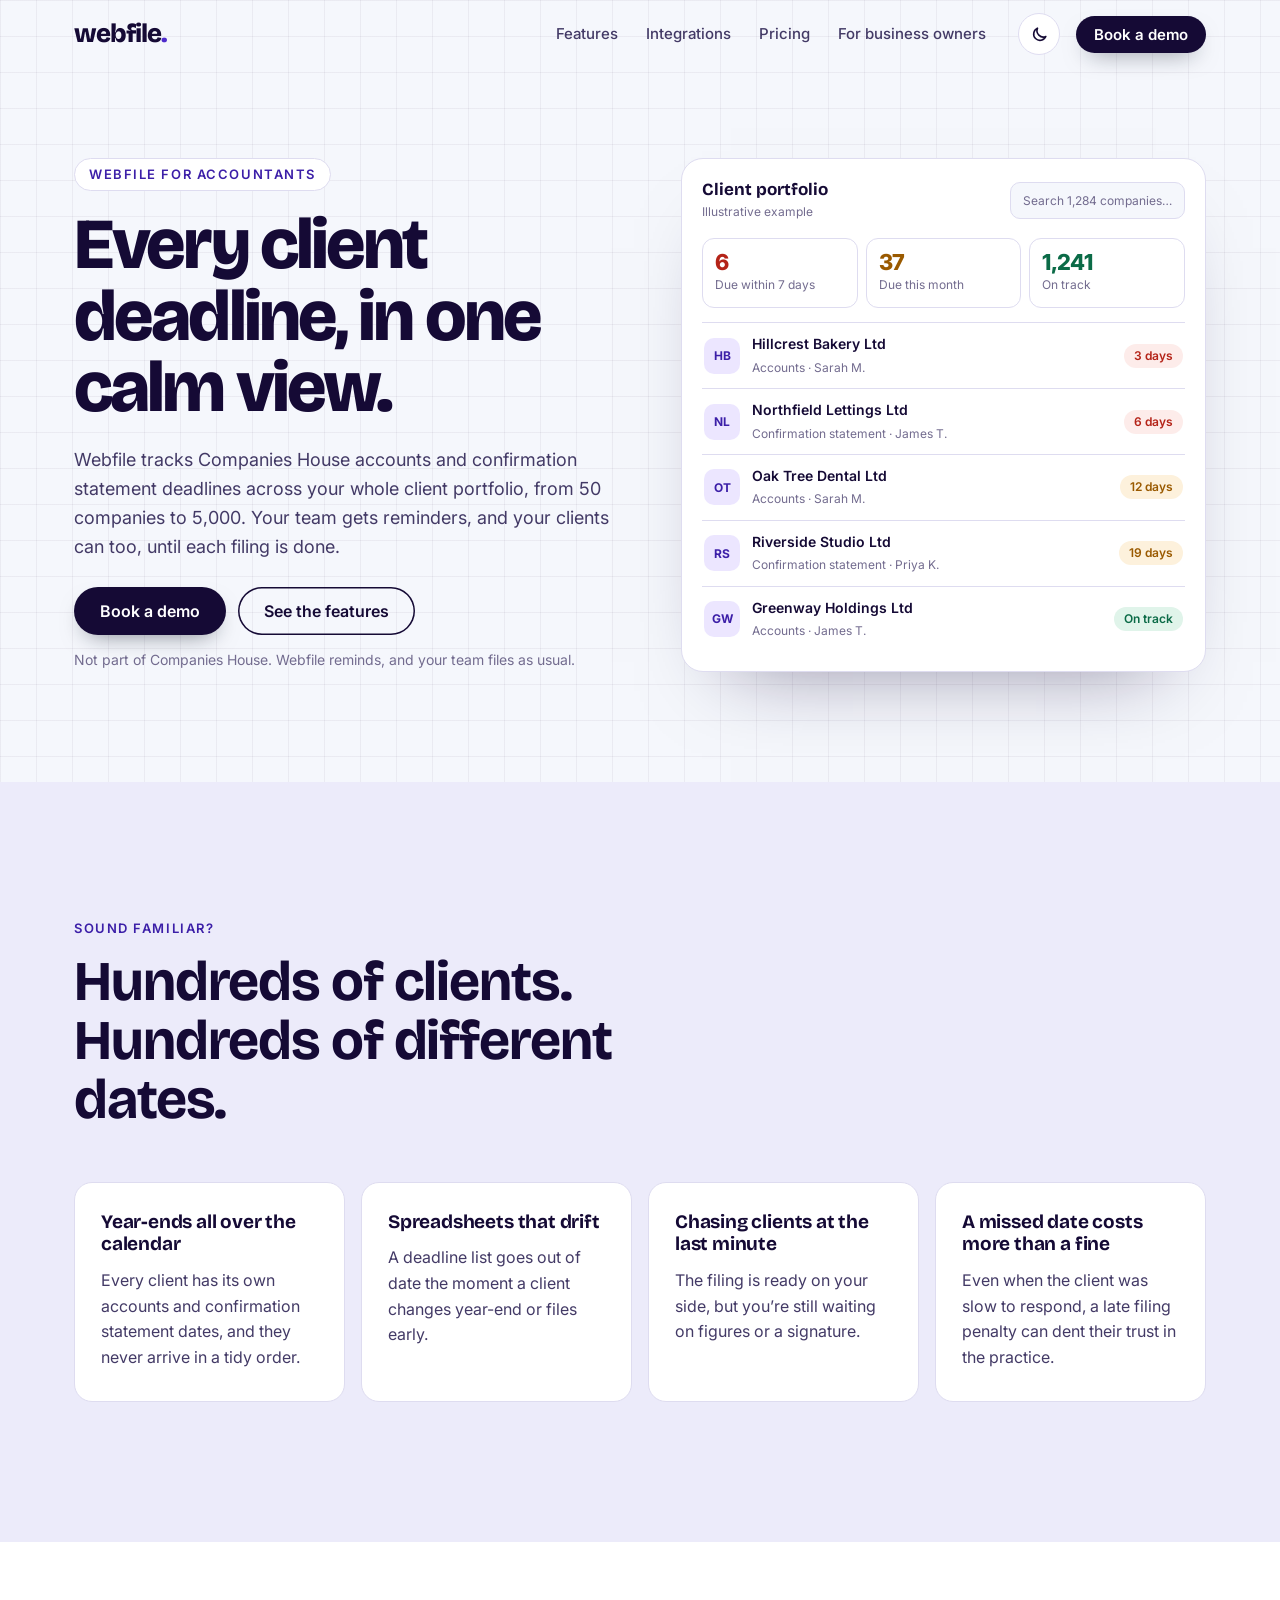
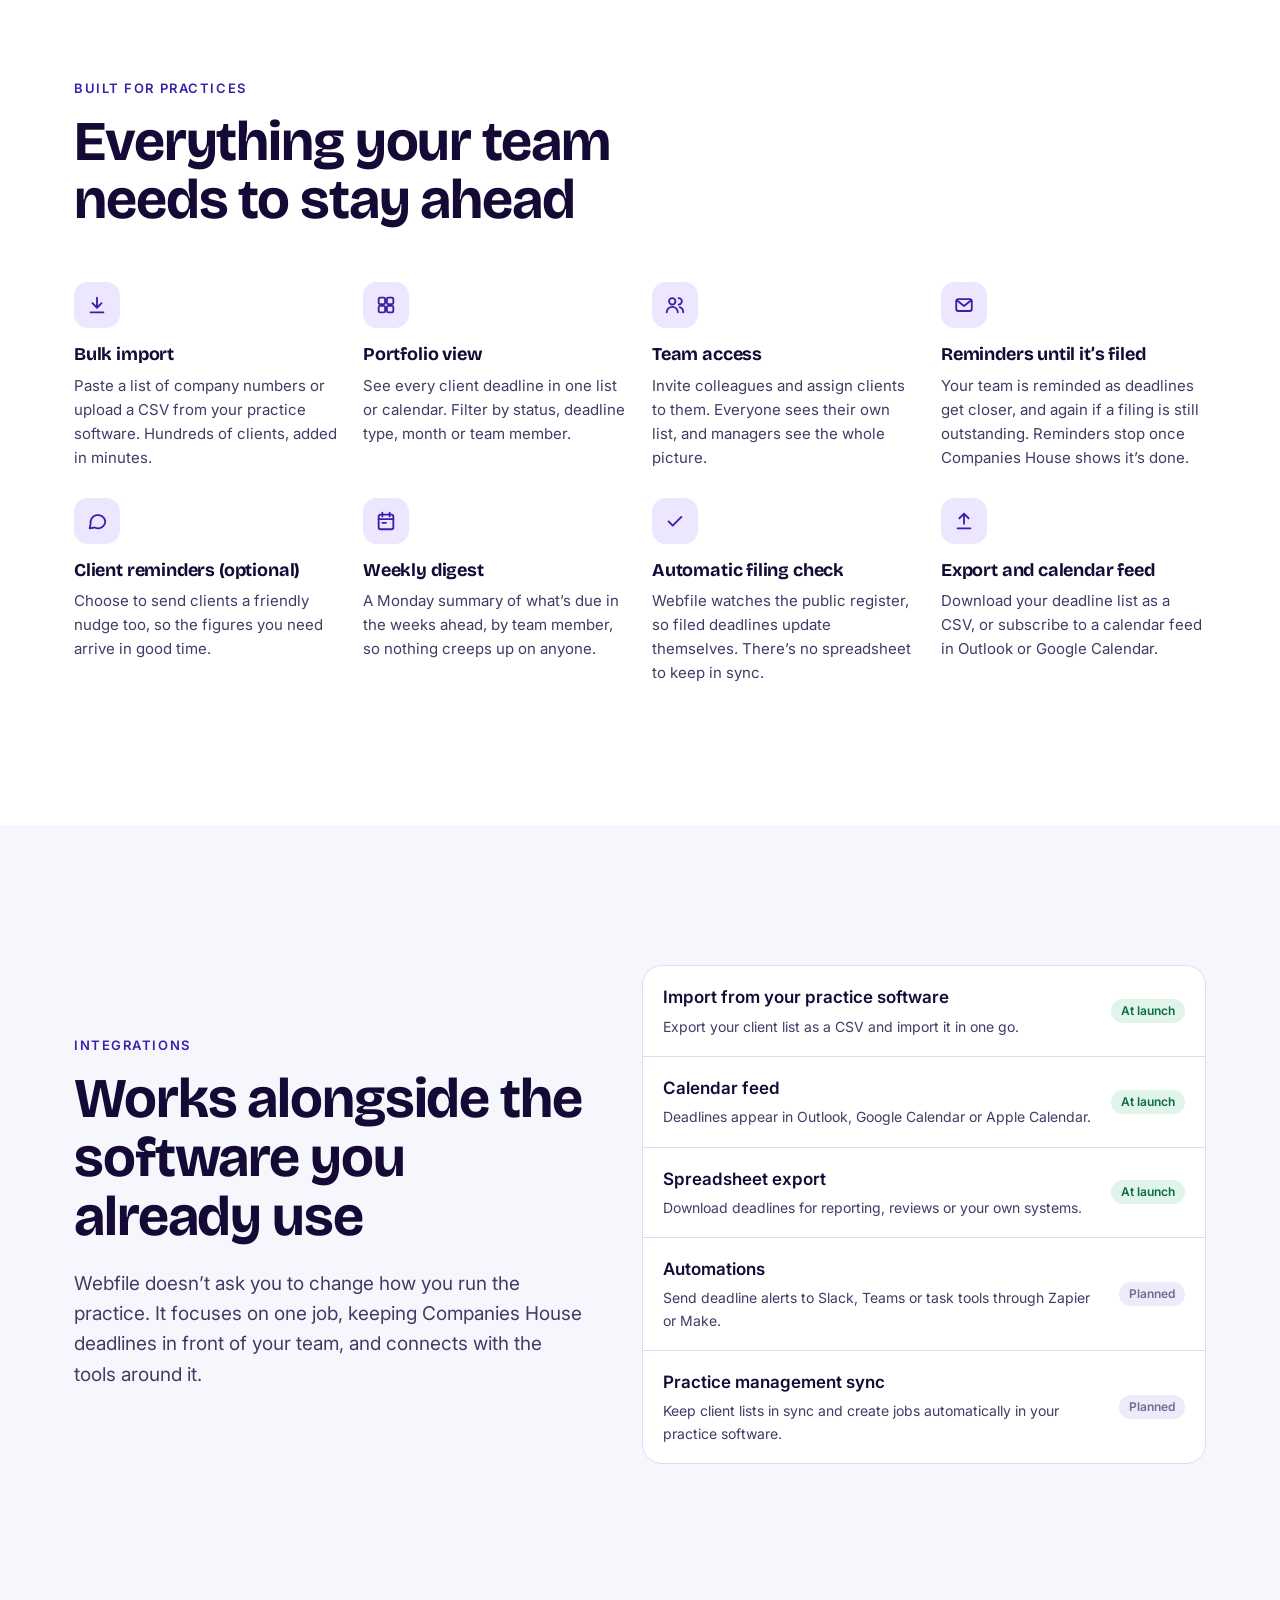
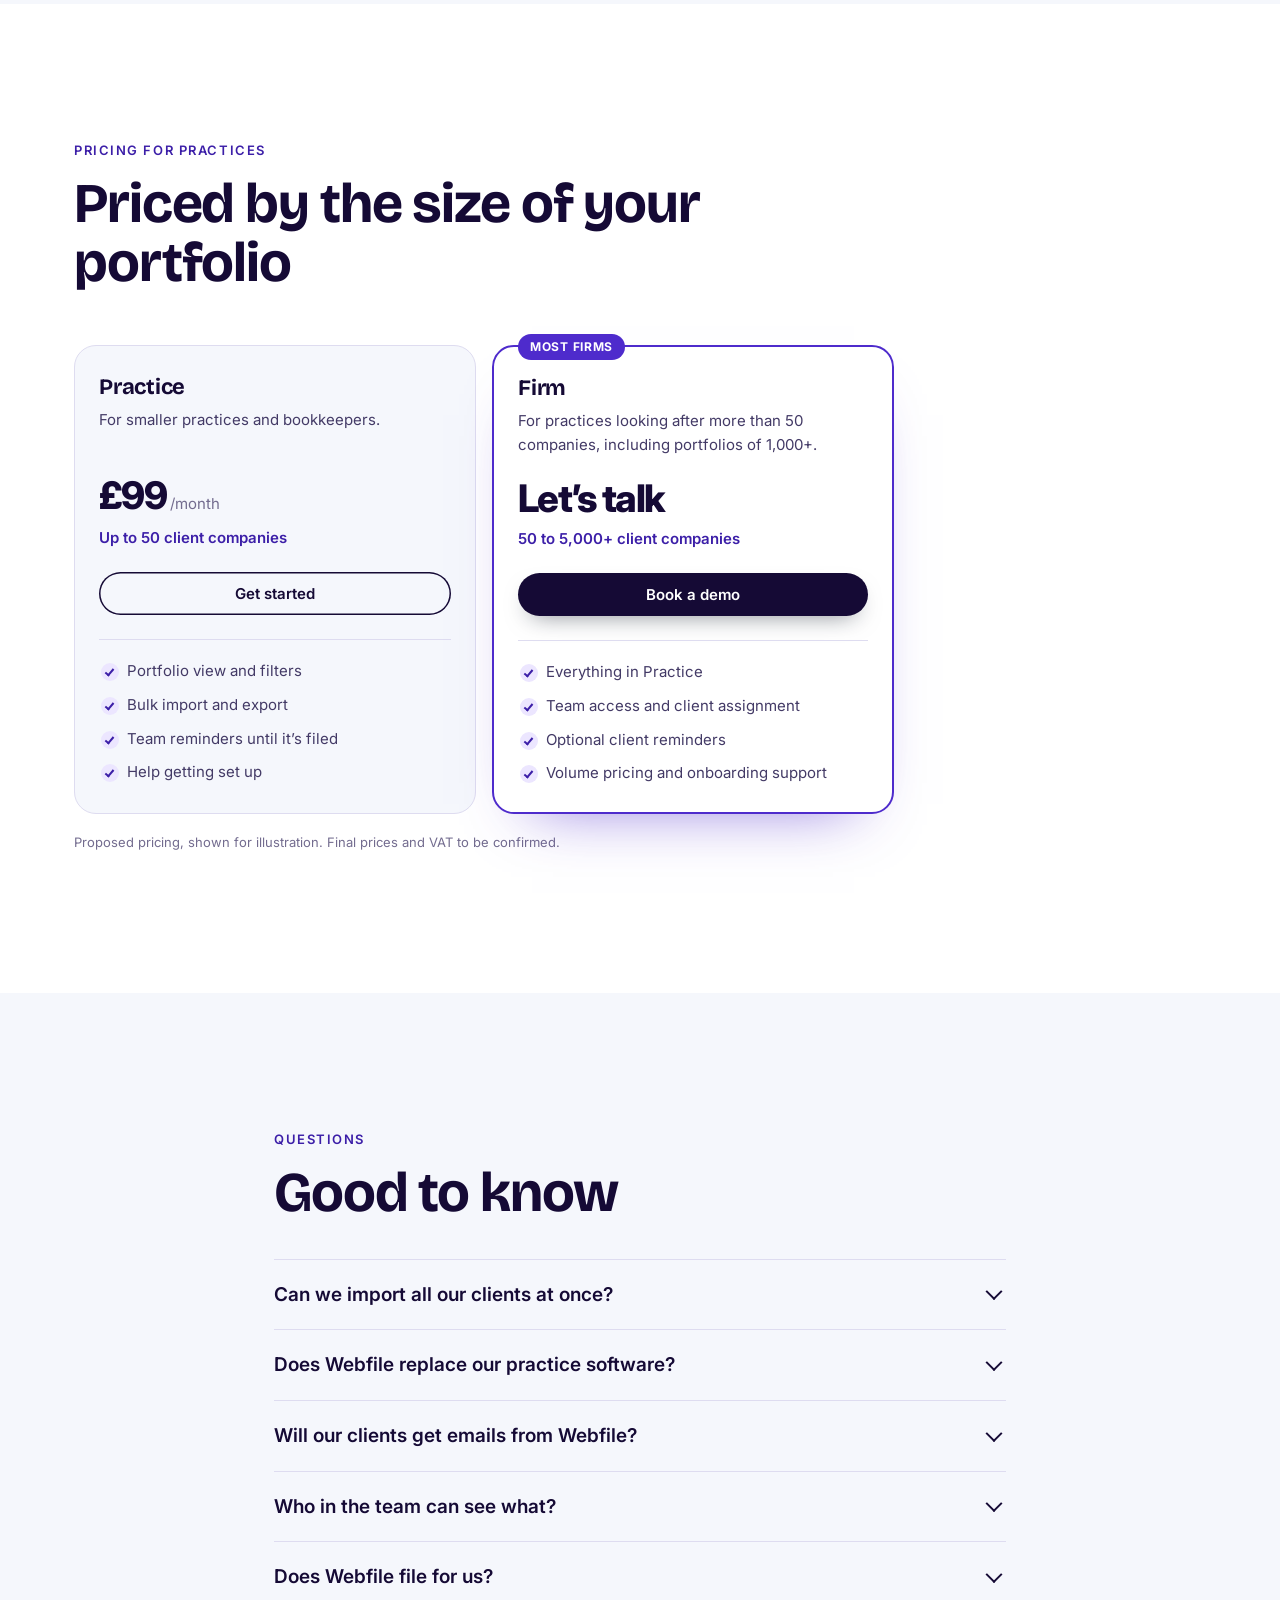
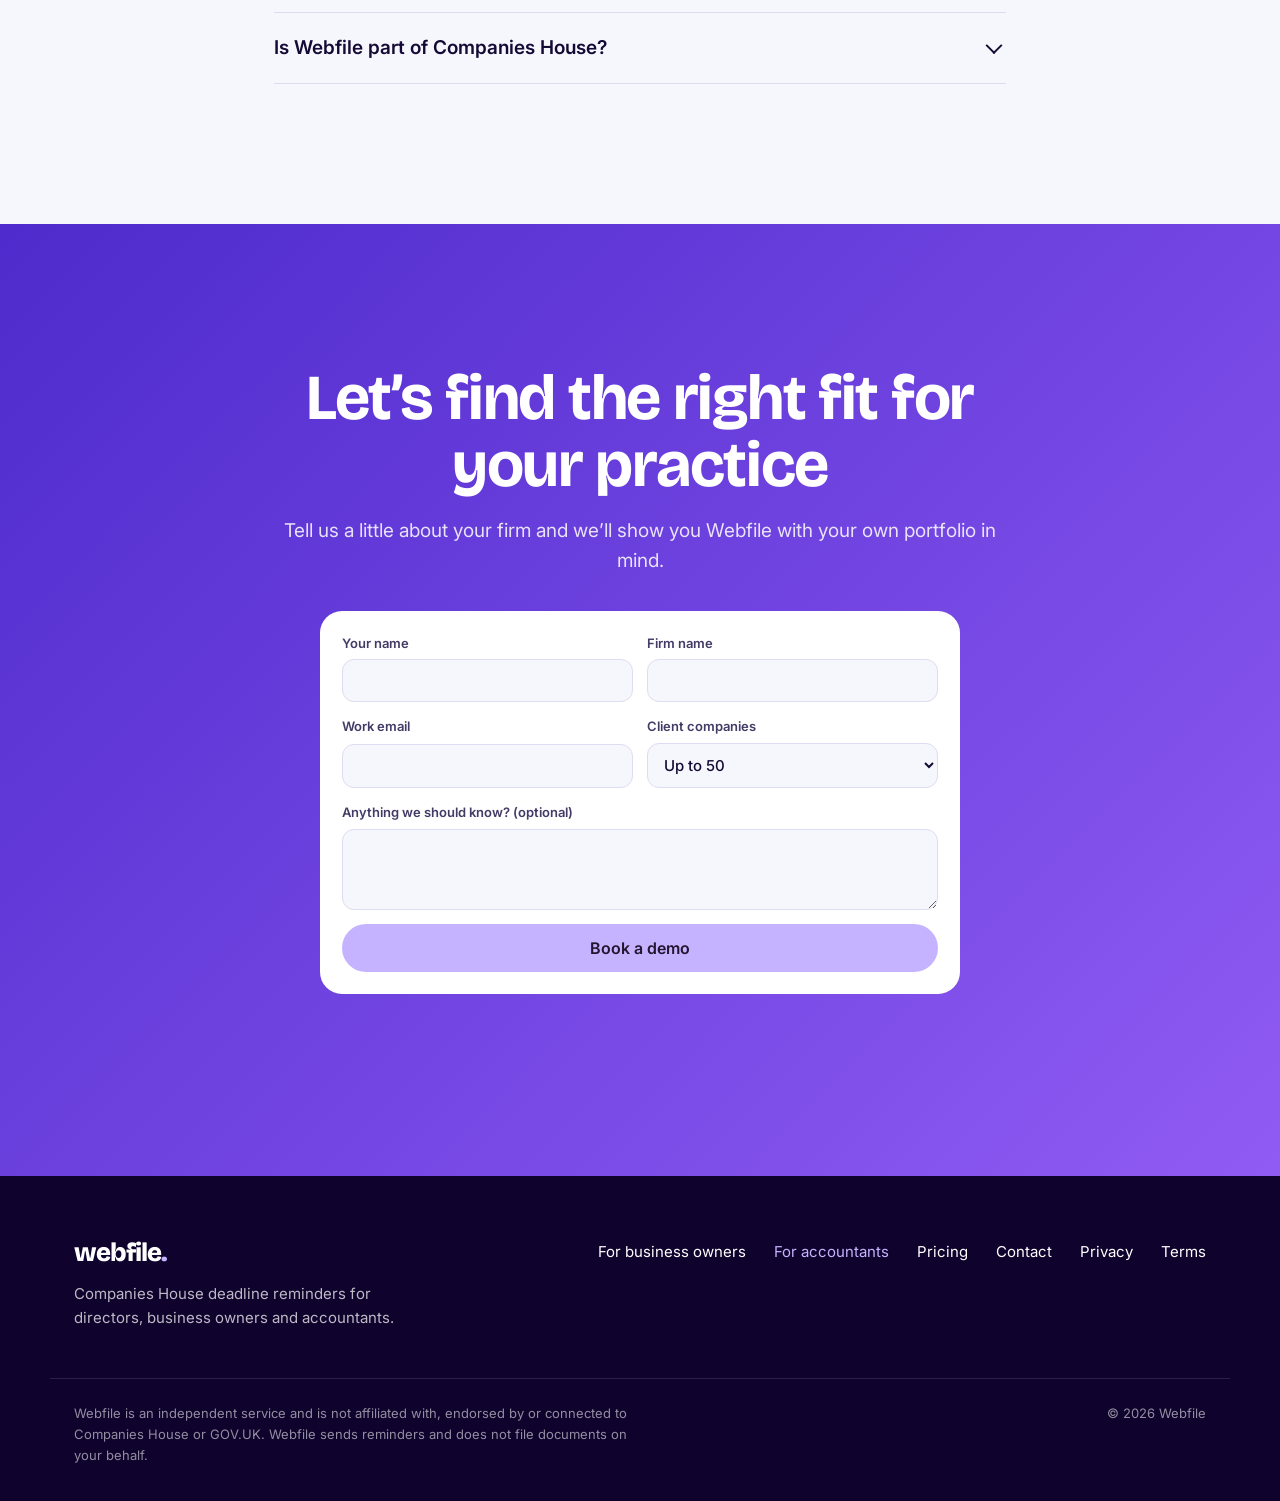
<file: accountants.html>
<!doctype html>
<html lang="en-GB">
<head>
  <meta charset="utf-8">
  <meta name="viewport" content="width=device-width, initial-scale=1">
  <title>Companies House Deadline Tracker for Accountants | Webfile</title>
  <meta name="description" content="Track Companies House accounts and confirmation statement deadlines across your whole client portfolio. Bulk import, team access and reminders until every filing is done.">
  <meta name="theme-color" content="#F5F7FC">
  <!-- Preview only: stops search engines indexing the GitHub preview. REMOVE before launch. -->
  <meta name="robots" content="noindex, nofollow">
  <link rel="icon" href="favicon.svg" type="image/svg+xml">
  <link rel="preconnect" href="https://fonts.googleapis.com">
  <link rel="preconnect" href="https://fonts.gstatic.com" crossorigin>
  <link href="https://fonts.googleapis.com/css2?family=Bricolage+Grotesque:opsz,wght@12..96,600..800&family=Inter:wght@400..800&display=swap" rel="stylesheet">
  <link rel="stylesheet" href="assets/css/style.css?v=10">
  <script>(function(){var d=document.documentElement,t;if(!matchMedia('(prefers-reduced-motion: reduce)').matches)d.classList.add('js-anim');try{t=localStorage.getItem('wf-theme')}catch(e){}if(t!=='dark'&&t!=='light')t='light';d.setAttribute('data-theme',t);})();</script>
  <script src="assets/js/main.js?v=10" defer></script>
</head>
<body>

<header class="nav" data-nav>
  <div class="nav__inner">
    <a href="index.html" class="logo" aria-label="Webfile home">webfile<span>.</span></a>
    <nav class="nav__links" aria-label="Main">
      <a href="#features">Features</a>
      <a href="#integrations">Integrations</a>
      <a href="#pricing">Pricing</a>
      <a href="index.html">For business owners</a>
    </nav>
    <button type="button" class="theme-toggle" data-theme-toggle aria-label="Switch to dark mode">
      <svg class="i-moon" viewBox="0 0 24 24" fill="none" stroke="currentColor" stroke-width="2" stroke-linecap="round" stroke-linejoin="round" aria-hidden="true"><path d="M20 14.5A8 8 0 0 1 9.5 4a8 8 0 1 0 10.5 10.5z"/></svg>
      <svg class="i-sun" viewBox="0 0 24 24" fill="none" stroke="currentColor" stroke-width="2" stroke-linecap="round" aria-hidden="true"><circle cx="12" cy="12" r="4"/><path d="M12 2v2M12 20v2M4.9 4.9l1.4 1.4M17.7 17.7l1.4 1.4M2 12h2M20 12h2M4.9 19.1l1.4-1.4M17.7 6.3l1.4-1.4"/></svg>
    </button>
    <a href="#demo" class="btn btn--primary btn--sm">Book a demo</a>
  </div>
</header>

<main id="top">

  <!-- HERO -->
  <section class="ahero" aria-labelledby="ahero-title">
    <div class="wrap ahero__grid">
      <div>
        <h1 id="ahero-title"><span class="eyebrow eyebrow--left">Webfile for accountants</span>Every client deadline, in one calm view.</h1>
        <p class="ahero__sub">Webfile tracks Companies House accounts and confirmation statement deadlines across your whole client portfolio, from 50 companies to 5,000. Your team gets reminders, and your clients can too, until each filing is done.</p>
        <div class="hero__ctas hero__ctas--left">
          <a href="#demo" class="btn btn--primary">Book a demo</a>
          <a href="#features" class="btn btn--ghost">See the features</a>
        </div>
        <p class="hero__note">Not part of Companies House. Webfile reminds, and your team files as usual.</p>
      </div>

      <div class="port reveal" aria-label="Illustrative portfolio view">
        <div class="port__head">
          <div><b>Client portfolio</b><span>Illustrative example</span></div>
          <span class="port__search">Search 1,284 companies…</span>
        </div>
        <div class="port__stats">
          <div class="port__stat port__stat--red"><b>6</b><span>Due within 7 days</span></div>
          <div class="port__stat port__stat--amber"><b>37</b><span>Due this month</span></div>
          <div class="port__stat port__stat--green"><b>1,241</b><span>On track</span></div>
        </div>
        <ul class="port__list">
          <li><span class="dav">HB</span><span><b>Hillcrest Bakery Ltd</b><small>Accounts · Sarah M.</small></span><span class="dpill dpill--red">3 days</span></li>
          <li><span class="dav">NL</span><span><b>Northfield Lettings Ltd</b><small>Confirmation statement · James T.</small></span><span class="dpill dpill--red">6 days</span></li>
          <li><span class="dav">OT</span><span><b>Oak Tree Dental Ltd</b><small>Accounts · Sarah M.</small></span><span class="dpill dpill--amber">12 days</span></li>
          <li><span class="dav">RS</span><span><b>Riverside Studio Ltd</b><small>Confirmation statement · Priya K.</small></span><span class="dpill dpill--amber">19 days</span></li>
          <li><span class="dav">GW</span><span><b>Greenway Holdings Ltd</b><small>Accounts · James T.</small></span><span class="dpill dpill--green">On track</span></li>
        </ul>
      </div>
    </div>
  </section>

  <!-- PROBLEMS -->
  <section class="aprob" aria-labelledby="aprob-title">
    <div class="wrap">
      <p class="kicker">Sound familiar?</p>
      <h2 id="aprob-title" class="reveal">Hundreds of clients. Hundreds of different dates.</h2>
      <div class="cards">
        <article class="card reveal"><h3>Year-ends all over the calendar</h3><p>Every client has its own accounts and confirmation statement dates, and they never arrive in a tidy order.</p></article>
        <article class="card reveal"><h3>Spreadsheets that drift</h3><p>A deadline list goes out of date the moment a client changes year-end or files early.</p></article>
        <article class="card reveal"><h3>Chasing clients at the last minute</h3><p>The filing is ready on your side, but you’re still waiting on figures or a signature.</p></article>
        <article class="card reveal"><h3>A missed date costs more than a fine</h3><p>Even when the client was slow to respond, a late filing penalty can dent their trust in the practice.</p></article>
      </div>
    </div>
  </section>

  <!-- FEATURES -->
  <section class="afeat" id="features" aria-labelledby="afeat-title">
    <div class="wrap">
      <p class="kicker">Built for practices</p>
      <h2 id="afeat-title" class="reveal">Everything your team needs to stay ahead</h2>
      <div class="afeat__grid">
        <article class="afeat__item reveal">
          <span class="feat-ic"><svg viewBox="0 0 24 24" fill="none" stroke="currentColor" stroke-width="2" stroke-linecap="round" stroke-linejoin="round"><path d="M12 4v11M7 10l5 5 5-5M5 20h14"/></svg></span>
          <h3>Bulk import</h3><p>Paste a list of company numbers or upload a CSV from your practice software. Hundreds of clients, added in minutes.</p>
        </article>
        <article class="afeat__item reveal">
          <span class="feat-ic"><svg viewBox="0 0 24 24" fill="none" stroke="currentColor" stroke-width="2" stroke-linecap="round" stroke-linejoin="round"><rect x="4" y="4" width="7" height="7" rx="1.5"/><rect x="13" y="4" width="7" height="7" rx="1.5"/><rect x="4" y="13" width="7" height="7" rx="1.5"/><rect x="13" y="13" width="7" height="7" rx="1.5"/></svg></span>
          <h3>Portfolio view</h3><p>See every client deadline in one list or calendar. Filter by status, deadline type, month or team member.</p>
        </article>
        <article class="afeat__item reveal">
          <span class="feat-ic"><svg viewBox="0 0 24 24" fill="none" stroke="currentColor" stroke-width="2" stroke-linecap="round" stroke-linejoin="round"><circle cx="9" cy="8" r="3.5"/><path d="M3 20c0-3.3 2.7-6 6-6s6 2.7 6 6M16 4.5a3.5 3.5 0 0 1 0 7M21 20c0-2.6-1.5-4.8-3.8-5.6"/></svg></span>
          <h3>Team access</h3><p>Invite colleagues and assign clients to them. Everyone sees their own list, and managers see the whole picture.</p>
        </article>
        <article class="afeat__item reveal">
          <span class="feat-ic"><svg viewBox="0 0 24 24" fill="none" stroke="currentColor" stroke-width="2" stroke-linecap="round" stroke-linejoin="round"><rect x="3.5" y="5.5" width="17" height="13" rx="2.5"/><path d="m4.5 7 7.5 6 7.5-6"/></svg></span>
          <h3>Reminders until it’s filed</h3><p>Your team is reminded as deadlines get closer, and again if a filing is still outstanding. Reminders stop once Companies House shows it’s done.</p>
        </article>
        <article class="afeat__item reveal">
          <span class="feat-ic"><svg viewBox="0 0 24 24" fill="none" stroke="currentColor" stroke-width="2" stroke-linecap="round" stroke-linejoin="round"><path d="M21 12a8 8 0 0 1-11.6 7.1L4 20l1-4.6A8 8 0 1 1 21 12z"/></svg></span>
          <h3>Client reminders (optional)</h3><p>Choose to send clients a friendly nudge too, so the figures you need arrive in good time.</p>
        </article>
        <article class="afeat__item reveal">
          <span class="feat-ic"><svg viewBox="0 0 24 24" fill="none" stroke="currentColor" stroke-width="2" stroke-linecap="round" stroke-linejoin="round"><rect x="4" y="5" width="16" height="16" rx="2"/><path d="M4 10h16M8 3v4M16 3v4M8 14h4"/></svg></span>
          <h3>Weekly digest</h3><p>A Monday summary of what’s due in the weeks ahead, by team member, so nothing creeps up on anyone.</p>
        </article>
        <article class="afeat__item reveal">
          <span class="feat-ic"><svg viewBox="0 0 24 24" fill="none" stroke="currentColor" stroke-width="2" stroke-linecap="round" stroke-linejoin="round"><path d="m5 12.5 4.5 4.5L19 7.5"/></svg></span>
          <h3>Automatic filing check</h3><p>Webfile watches the public register, so filed deadlines update themselves. There’s no spreadsheet to keep in sync.</p>
        </article>
        <article class="afeat__item reveal">
          <span class="feat-ic"><svg viewBox="0 0 24 24" fill="none" stroke="currentColor" stroke-width="2" stroke-linecap="round" stroke-linejoin="round"><path d="M12 15V4M7 9l5-5 5 5M5 20h14"/></svg></span>
          <h3>Export and calendar feed</h3><p>Download your deadline list as a CSV, or subscribe to a calendar feed in Outlook or Google Calendar.</p>
        </article>
      </div>
    </div>
  </section>

  <!-- INTEGRATIONS -->
  <section class="ainteg" id="integrations" aria-labelledby="ainteg-title">
    <div class="wrap ainteg__grid">
      <div>
        <p class="kicker">Integrations</p>
        <h2 id="ainteg-title" class="reveal">Works alongside the software you already use</h2>
        <p class="lead reveal">Webfile doesn’t ask you to change how you run the practice. It focuses on one job, keeping Companies House deadlines in front of your team, and connects with the tools around it.</p>
      </div>
      <ul class="integ reveal">
        <li><b>Import from your practice software</b><span>Export your client list as a CSV and import it in one go.</span><em class="tag tag--now">At launch</em></li>
        <li><b>Calendar feed</b><span>Deadlines appear in Outlook, Google Calendar or Apple Calendar.</span><em class="tag tag--now">At launch</em></li>
        <li><b>Spreadsheet export</b><span>Download deadlines for reporting, reviews or your own systems.</span><em class="tag tag--now">At launch</em></li>
        <li><b>Automations</b><span>Send deadline alerts to Slack, Teams or task tools through Zapier or Make.</span><em class="tag">Planned</em></li>
        <li><b>Practice management sync</b><span>Keep client lists in sync and create jobs automatically in your practice software.</span><em class="tag">Planned</em></li>
      </ul>
    </div>
  </section>

  <!-- PRICING -->
  <section class="pricing" id="pricing" aria-labelledby="aprice-title">
    <div class="wrap">
      <div class="pricing__head">
        <p class="kicker">Pricing for practices</p>
        <h2 id="aprice-title" class="reveal">Priced by the size of your portfolio</h2>
      </div>
      <div class="plans plans--2">
        <article class="plan reveal">
          <h3>Practice</h3>
          <p class="plan__desc">For smaller practices and bookkeepers.</p>
          <p class="plan__price"><b>£99</b><span>/month</span></p>
          <p class="plan__cos">Up to 50 client companies</p>
          <a href="#demo" class="btn btn--ghost plan__btn">Get started</a>
          <ul class="plan__list">
            <li>Portfolio view and filters</li>
            <li>Bulk import and export</li>
            <li>Team reminders until it’s filed</li>
            <li>Help getting set up</li>
          </ul>
        </article>
        <article class="plan plan--featured reveal">
          <p class="plan__badge">Most firms</p>
          <h3>Firm</h3>
          <p class="plan__desc">For practices looking after more than 50 companies, including portfolios of 1,000+.</p>
          <p class="plan__price"><b>Let’s talk</b></p>
          <p class="plan__cos">50 to 5,000+ client companies</p>
          <a href="#demo" class="btn btn--primary plan__btn">Book a demo</a>
          <ul class="plan__list">
            <li>Everything in Practice</li>
            <li>Team access and client assignment</li>
            <li>Optional client reminders</li>
            <li>Volume pricing and onboarding support</li>
          </ul>
        </article>
      </div>
      <p class="pricing__note">Proposed pricing, shown for illustration. Final prices and VAT to be confirmed.</p>
    </div>
  </section>

  <!-- FAQ -->
  <section class="faq" aria-labelledby="afaq-title">
    <div class="wrap wrap--narrow">
      <p class="kicker">Questions</p>
      <h2 id="afaq-title" class="reveal">Good to know</h2>
      <details><summary>Can we import all our clients at once?</summary><p>Yes. Paste a list of company numbers or upload a CSV exported from your practice software, and Webfile picks up each company’s deadlines from the Companies House register.</p></details>
      <details><summary>Does Webfile replace our practice software?</summary><p>No. It focuses on Companies House deadlines and works alongside the tools you already use, through import, export and calendar feeds.</p></details>
      <details><summary>Will our clients get emails from Webfile?</summary><p>Only if you switch client reminders on. You choose which clients receive them and when.</p></details>
      <details><summary>Who in the team can see what?</summary><p>You can assign clients to team members so each person sees their own list, while partners and managers see the whole portfolio.</p></details>
      <details><summary>Does Webfile file for us?</summary><p>No. Your team files through your usual route. Webfile makes sure the deadline stays in view until it’s done.</p></details>
      <details><summary>Is Webfile part of Companies House?</summary><p>No. Webfile is independent and isn’t affiliated with Companies House or GOV.UK.</p></details>
    </div>
  </section>

  <!-- DEMO FORM -->
  <section class="cta" id="demo" aria-labelledby="ademo-title">
    <div class="wrap wrap--narrow">
      <h2 id="ademo-title">Let’s find the right fit for your practice</h2>
      <p>Tell us a little about your firm and we’ll show you Webfile with your own portfolio in mind.</p>
      <form class="aform" data-signup novalidate>
        <label><span>Your name</span><input name="name" autocomplete="name" required></label>
        <label><span>Firm name</span><input name="firm" autocomplete="organization"></label>
        <label><span>Work email</span><input name="email" type="email" autocomplete="email" required></label>
        <label><span>Client companies</span>
          <select name="size"><option>Up to 50</option><option>51 to 250</option><option>251 to 1,000</option><option>More than 1,000</option></select>
        </label>
        <label class="aform__full"><span>Anything we should know? (optional)</span><textarea name="message" rows="3"></textarea></label>
        <button type="submit" class="btn btn--light aform__full">Book a demo</button>
      </form>
      <p class="signup__msg" data-signup-msg role="status"></p>
    </div>
  </section>

</main>

<footer class="footer">
  <div class="wrap footer__grid">
    <div>
      <a href="index.html" class="logo logo--light">webfile<span>.</span></a>
      <p>Companies House deadline reminders for directors, business owners and accountants.</p>
    </div>
    <nav aria-label="Footer">
      <a href="index.html">For business owners</a>
      <a href="accountants.html" aria-current="page">For accountants</a>
      <a href="index.html#pricing">Pricing</a>
      <a href="#demo">Contact</a>
      <a href="privacy.html">Privacy</a>
      <a href="terms.html">Terms</a>
    </nav>
  </div>
  <div class="wrap footer__legal">
    <p>Webfile is an independent service and is not affiliated with, endorsed by or connected to Companies House or GOV.UK. Webfile sends reminders and does not file documents on your behalf.</p>
    <p>© 2026 Webfile</p>
  </div>
</footer>

</body>
</html>
</file>
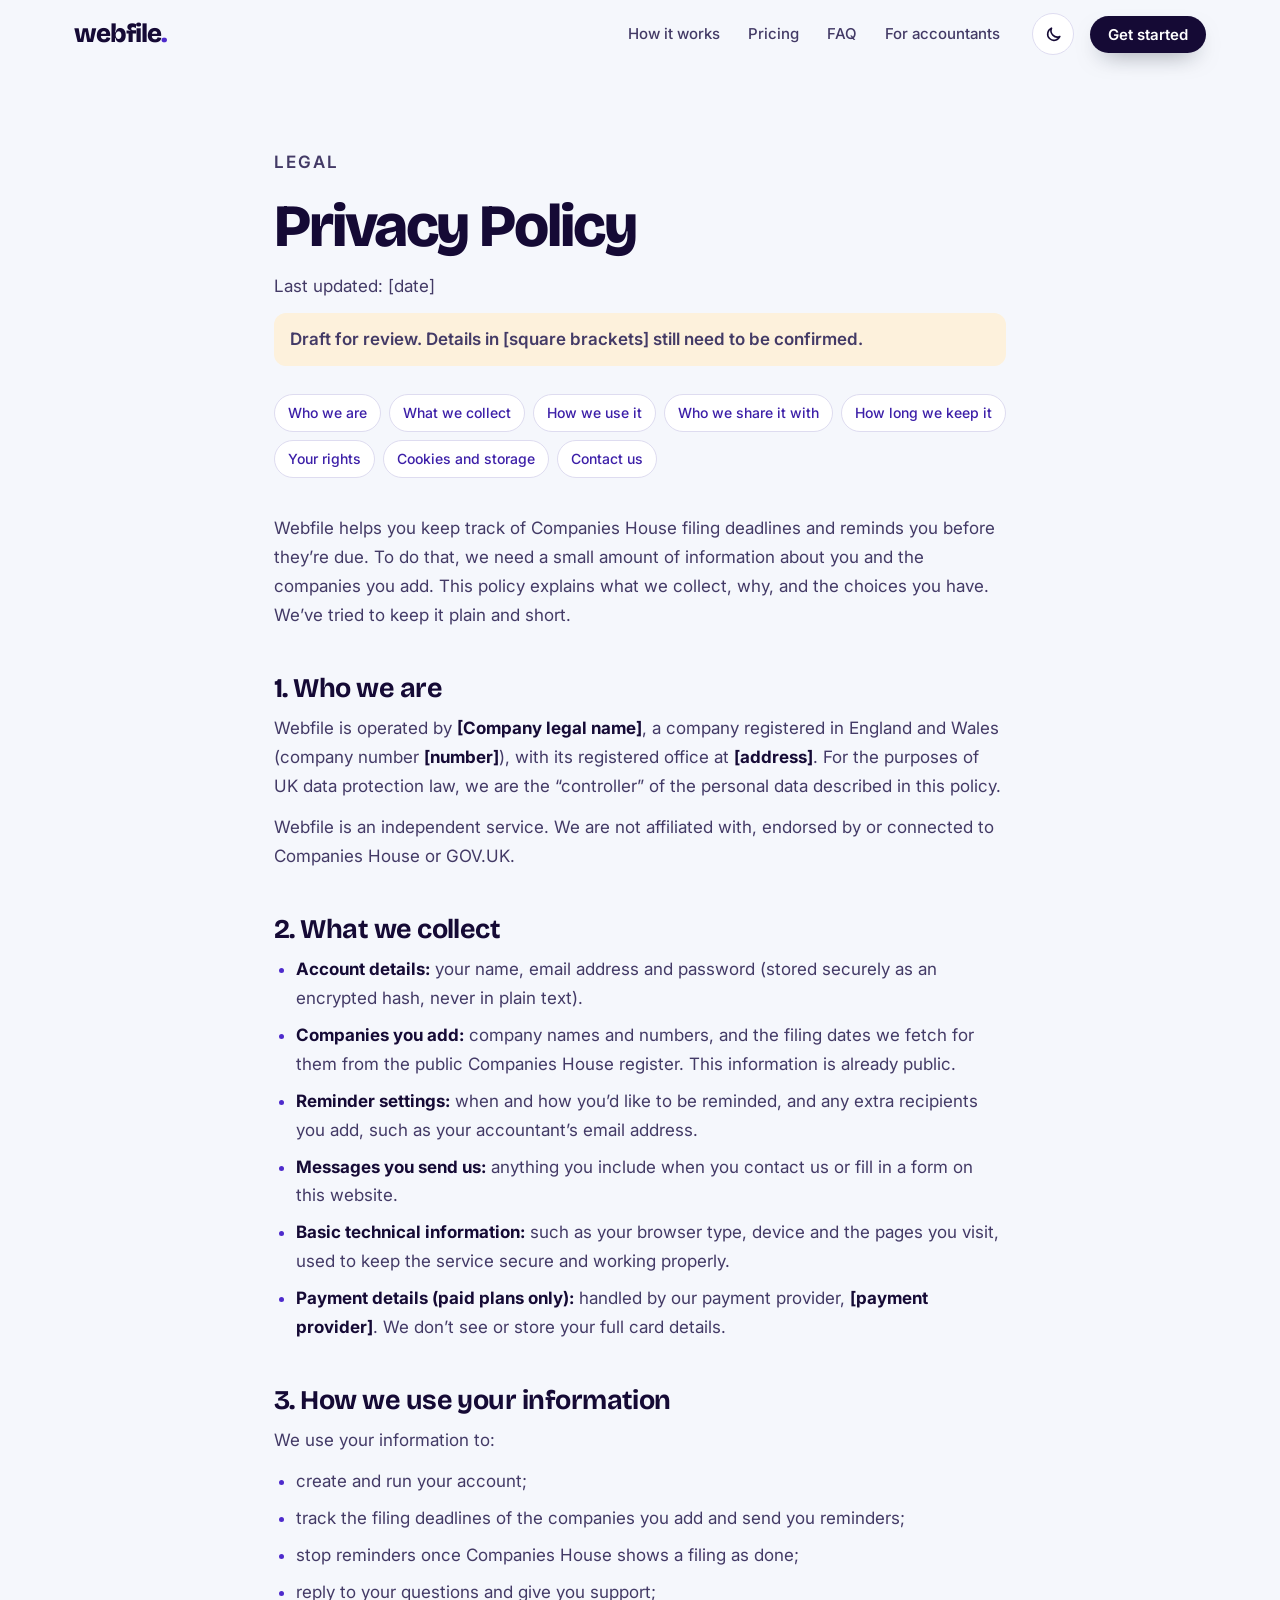
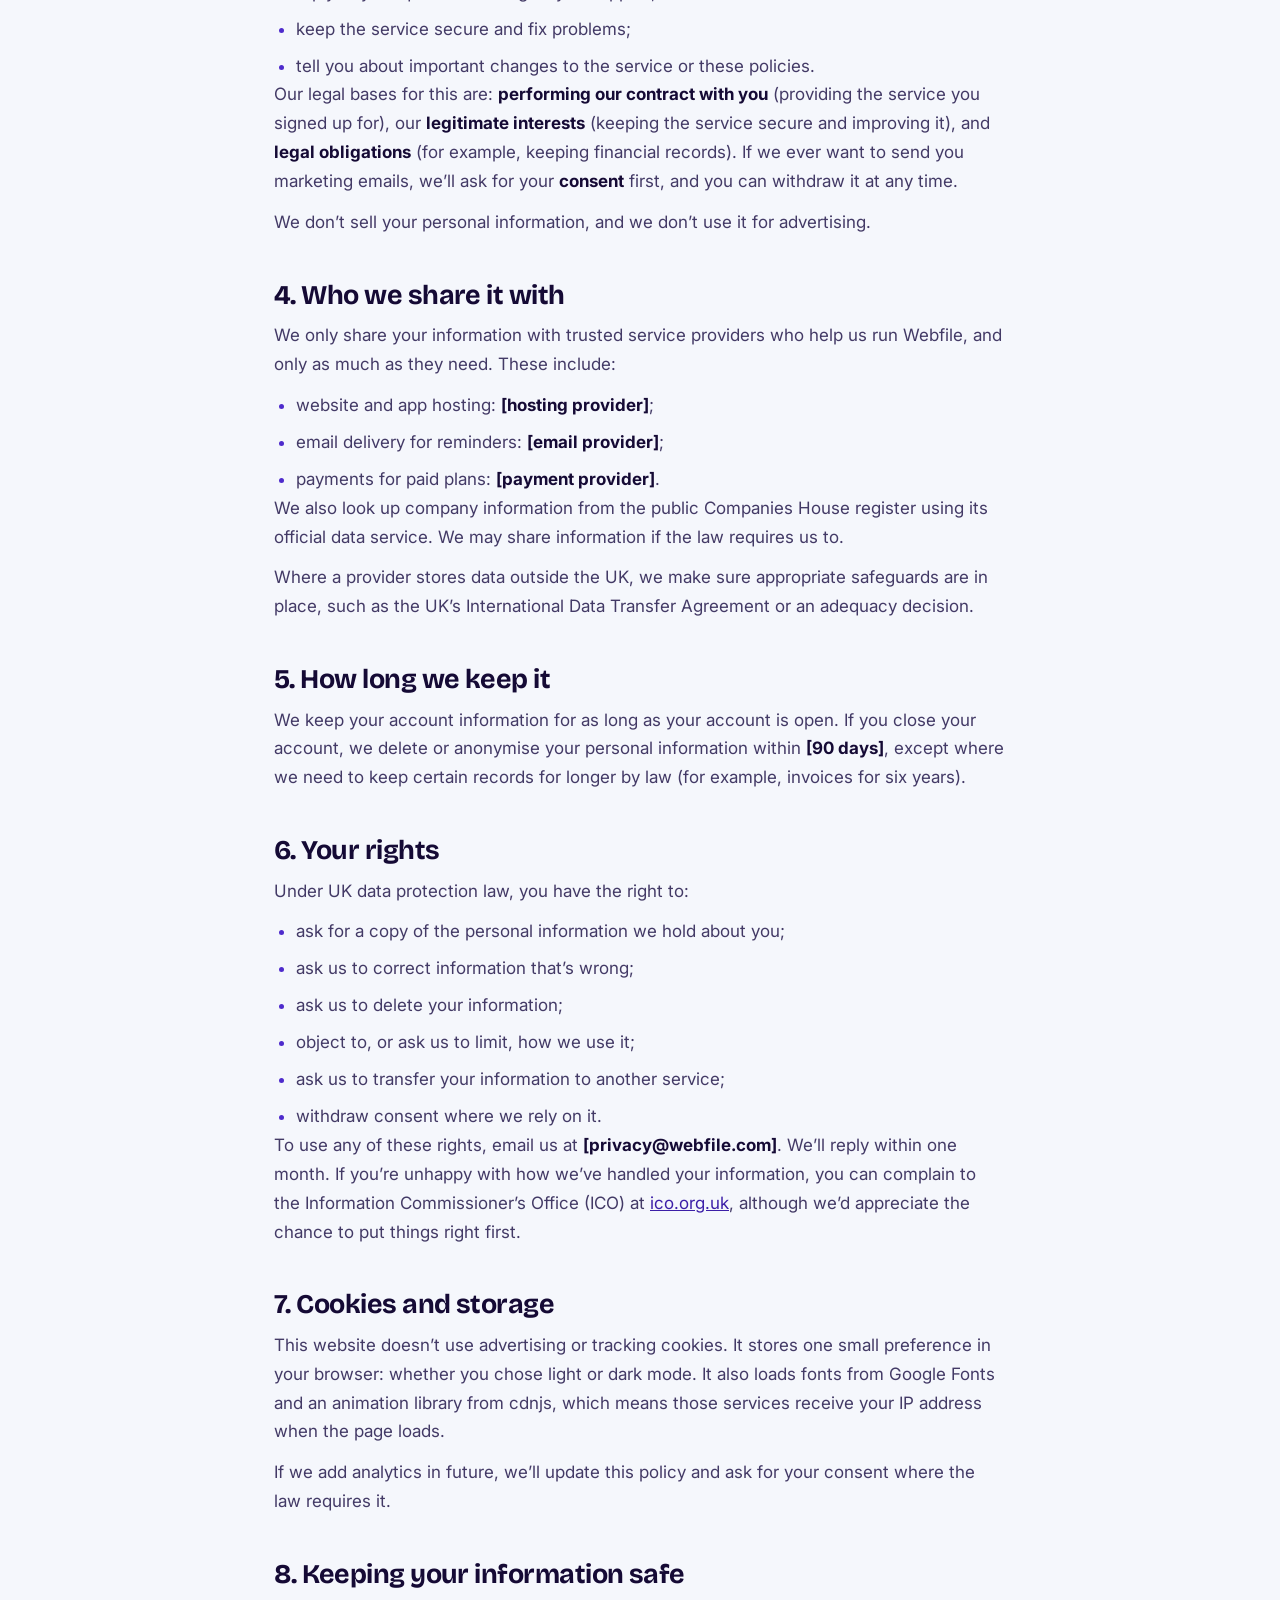
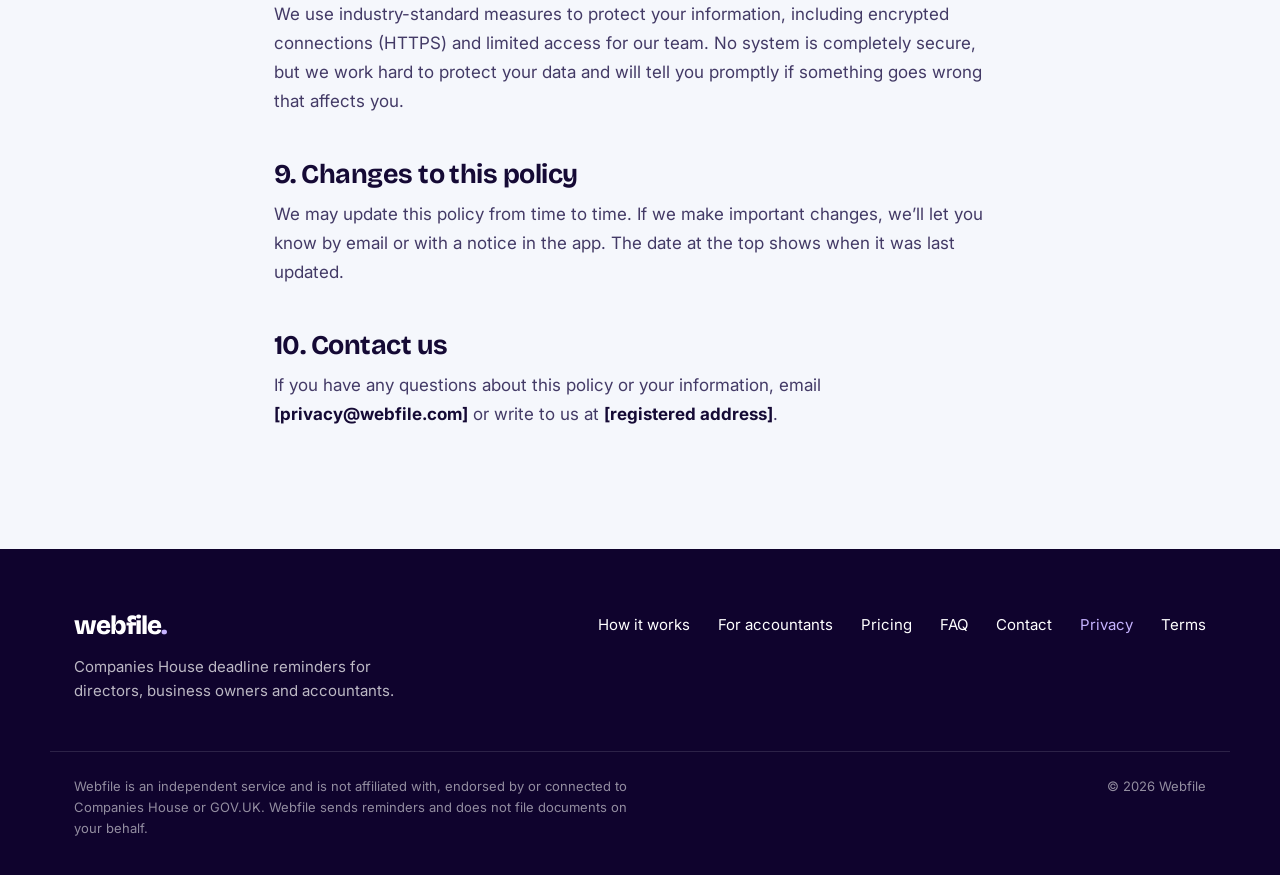
<file: privacy.html>
<!doctype html>
<html lang="en-GB">
<head>
  <meta charset="utf-8">
  <meta name="viewport" content="width=device-width, initial-scale=1">
  <title>Privacy Policy | Webfile</title>
  <meta name="description" content="How Webfile collects, uses and protects your personal information.">
  <meta name="theme-color" content="#F5F7FC">
  <!-- Preview only: stops search engines indexing the GitHub preview. REMOVE before launch. -->
  <meta name="robots" content="noindex, nofollow">
  <link rel="icon" href="favicon.svg" type="image/svg+xml">
  <link rel="preconnect" href="https://fonts.googleapis.com">
  <link rel="preconnect" href="https://fonts.gstatic.com" crossorigin>
  <link href="https://fonts.googleapis.com/css2?family=Bricolage+Grotesque:opsz,wght@12..96,600..800&family=Inter:wght@400..800&display=swap" rel="stylesheet">
  <link rel="stylesheet" href="assets/css/style.css?v=10">
  <script>(function(){var d=document.documentElement,t;try{t=localStorage.getItem('wf-theme')}catch(e){}if(t!=='dark'&&t!=='light')t='light';d.setAttribute('data-theme',t);})();</script>
  <script src="assets/js/main.js?v=10" defer></script>
</head>
<body>

<header class="nav is-scrolled" data-nav>
  <div class="nav__inner">
    <a href="index.html" class="logo" aria-label="Webfile home">webfile<span>.</span></a>
    <nav class="nav__links" aria-label="Main">
      <a href="index.html#features">How it works</a>
      <a href="index.html#pricing">Pricing</a>
      <a href="index.html#faq">FAQ</a>
      <a href="accountants.html">For accountants</a>
    </nav>
    <button type="button" class="theme-toggle" data-theme-toggle aria-label="Switch to dark mode">
      <svg class="i-moon" viewBox="0 0 24 24" fill="none" stroke="currentColor" stroke-width="2" stroke-linecap="round" stroke-linejoin="round" aria-hidden="true"><path d="M20 14.5A8 8 0 0 1 9.5 4a8 8 0 1 0 10.5 10.5z"/></svg>
      <svg class="i-sun" viewBox="0 0 24 24" fill="none" stroke="currentColor" stroke-width="2" stroke-linecap="round" aria-hidden="true"><circle cx="12" cy="12" r="4"/><path d="M12 2v2M12 20v2M4.9 4.9l1.4 1.4M17.7 17.7l1.4 1.4M2 12h2M20 12h2M4.9 19.1l1.4-1.4M17.7 6.3l1.4-1.4"/></svg>
    </button>
    <a href="index.html#start" class="btn btn--primary btn--sm">Get started</a>
  </div>
</header>

<main class="legal">
  <div class="wrap wrap--narrow">
    <p class="kicker">Legal</p>
    <h1>Privacy Policy</h1>
    <p class="legal__meta">Last updated: [date]</p>
    <p class="legal__draft">Draft for review. Details in [square brackets] still need to be confirmed.</p>

    <nav class="legal__toc" aria-label="On this page">
      <a href="#who-we-are">Who we are</a>
      <a href="#what-we-collect">What we collect</a>
      <a href="#how-we-use-it">How we use it</a>
      <a href="#sharing">Who we share it with</a>
      <a href="#retention">How long we keep it</a>
      <a href="#your-rights">Your rights</a>
      <a href="#cookies">Cookies and storage</a>
      <a href="#contact">Contact us</a>
    </nav>

    <p>Webfile helps you keep track of Companies House filing deadlines and reminds you before they’re due. To do that, we need a small amount of information about you and the companies you add. This policy explains what we collect, why, and the choices you have. We’ve tried to keep it plain and short.</p>

    <h2 id="who-we-are">1. Who we are</h2>
    <p>Webfile is operated by <strong>[Company legal name]</strong>, a company registered in England and Wales (company number <strong>[number]</strong>), with its registered office at <strong>[address]</strong>. For the purposes of UK data protection law, we are the “controller” of the personal data described in this policy.</p>
    <p>Webfile is an independent service. We are not affiliated with, endorsed by or connected to Companies House or GOV.UK.</p>

    <h2 id="what-we-collect">2. What we collect</h2>
    <ul>
      <li><strong>Account details:</strong> your name, email address and password (stored securely as an encrypted hash, never in plain text).</li>
      <li><strong>Companies you add:</strong> company names and numbers, and the filing dates we fetch for them from the public Companies House register. This information is already public.</li>
      <li><strong>Reminder settings:</strong> when and how you’d like to be reminded, and any extra recipients you add, such as your accountant’s email address.</li>
      <li><strong>Messages you send us:</strong> anything you include when you contact us or fill in a form on this website.</li>
      <li><strong>Basic technical information:</strong> such as your browser type, device and the pages you visit, used to keep the service secure and working properly.</li>
      <li><strong>Payment details (paid plans only):</strong> handled by our payment provider, <strong>[payment provider]</strong>. We don’t see or store your full card details.</li>
    </ul>

    <h2 id="how-we-use-it">3. How we use your information</h2>
    <p>We use your information to:</p>
    <ul>
      <li>create and run your account;</li>
      <li>track the filing deadlines of the companies you add and send you reminders;</li>
      <li>stop reminders once Companies House shows a filing as done;</li>
      <li>reply to your questions and give you support;</li>
      <li>keep the service secure and fix problems;</li>
      <li>tell you about important changes to the service or these policies.</li>
    </ul>
    <p>Our legal bases for this are: <strong>performing our contract with you</strong> (providing the service you signed up for), our <strong>legitimate interests</strong> (keeping the service secure and improving it), and <strong>legal obligations</strong> (for example, keeping financial records). If we ever want to send you marketing emails, we’ll ask for your <strong>consent</strong> first, and you can withdraw it at any time.</p>
    <p>We don’t sell your personal information, and we don’t use it for advertising.</p>

    <h2 id="sharing">4. Who we share it with</h2>
    <p>We only share your information with trusted service providers who help us run Webfile, and only as much as they need. These include:</p>
    <ul>
      <li>website and app hosting: <strong>[hosting provider]</strong>;</li>
      <li>email delivery for reminders: <strong>[email provider]</strong>;</li>
      <li>payments for paid plans: <strong>[payment provider]</strong>.</li>
    </ul>
    <p>We also look up company information from the public Companies House register using its official data service. We may share information if the law requires us to.</p>
    <p>Where a provider stores data outside the UK, we make sure appropriate safeguards are in place, such as the UK’s International Data Transfer Agreement or an adequacy decision.</p>

    <h2 id="retention">5. How long we keep it</h2>
    <p>We keep your account information for as long as your account is open. If you close your account, we delete or anonymise your personal information within <strong>[90 days]</strong>, except where we need to keep certain records for longer by law (for example, invoices for six years).</p>

    <h2 id="your-rights">6. Your rights</h2>
    <p>Under UK data protection law, you have the right to:</p>
    <ul>
      <li>ask for a copy of the personal information we hold about you;</li>
      <li>ask us to correct information that’s wrong;</li>
      <li>ask us to delete your information;</li>
      <li>object to, or ask us to limit, how we use it;</li>
      <li>ask us to transfer your information to another service;</li>
      <li>withdraw consent where we rely on it.</li>
    </ul>
    <p>To use any of these rights, email us at <strong>[privacy@webfile.com]</strong>. We’ll reply within one month. If you’re unhappy with how we’ve handled your information, you can complain to the Information Commissioner’s Office (ICO) at <a href="https://ico.org.uk" target="_blank" rel="noopener">ico.org.uk</a>, although we’d appreciate the chance to put things right first.</p>

    <h2 id="cookies">7. Cookies and storage</h2>
    <p>This website doesn’t use advertising or tracking cookies. It stores one small preference in your browser: whether you chose light or dark mode. It also loads fonts from Google Fonts and an animation library from cdnjs, which means those services receive your IP address when the page loads.</p>
    <p>If we add analytics in future, we’ll update this policy and ask for your consent where the law requires it.</p>

    <h2 id="security">8. Keeping your information safe</h2>
    <p>We use industry-standard measures to protect your information, including encrypted connections (HTTPS) and limited access for our team. No system is completely secure, but we work hard to protect your data and will tell you promptly if something goes wrong that affects you.</p>

    <h2 id="changes">9. Changes to this policy</h2>
    <p>We may update this policy from time to time. If we make important changes, we’ll let you know by email or with a notice in the app. The date at the top shows when it was last updated.</p>

    <h2 id="contact">10. Contact us</h2>
    <p>If you have any questions about this policy or your information, email <strong>[privacy@webfile.com]</strong> or write to us at <strong>[registered address]</strong>.</p>
  </div>
</main>

<footer class="footer">
  <div class="wrap footer__grid">
    <div>
      <a href="index.html" class="logo logo--light">webfile<span>.</span></a>
      <p>Companies House deadline reminders for directors, business owners and accountants.</p>
    </div>
    <nav aria-label="Footer">
      <a href="index.html#features">How it works</a>
      <a href="accountants.html">For accountants</a>
      <a href="index.html#pricing">Pricing</a>
      <a href="index.html#faq">FAQ</a>
      <a href="index.html#start">Contact</a>
      <a href="privacy.html" aria-current="page">Privacy</a>
      <a href="terms.html">Terms</a>
    </nav>
  </div>
  <div class="wrap footer__legal">
    <p>Webfile is an independent service and is not affiliated with, endorsed by or connected to Companies House or GOV.UK. Webfile sends reminders and does not file documents on your behalf.</p>
    <p>© 2026 Webfile</p>
  </div>
</footer>

</body>
</html>
</file>
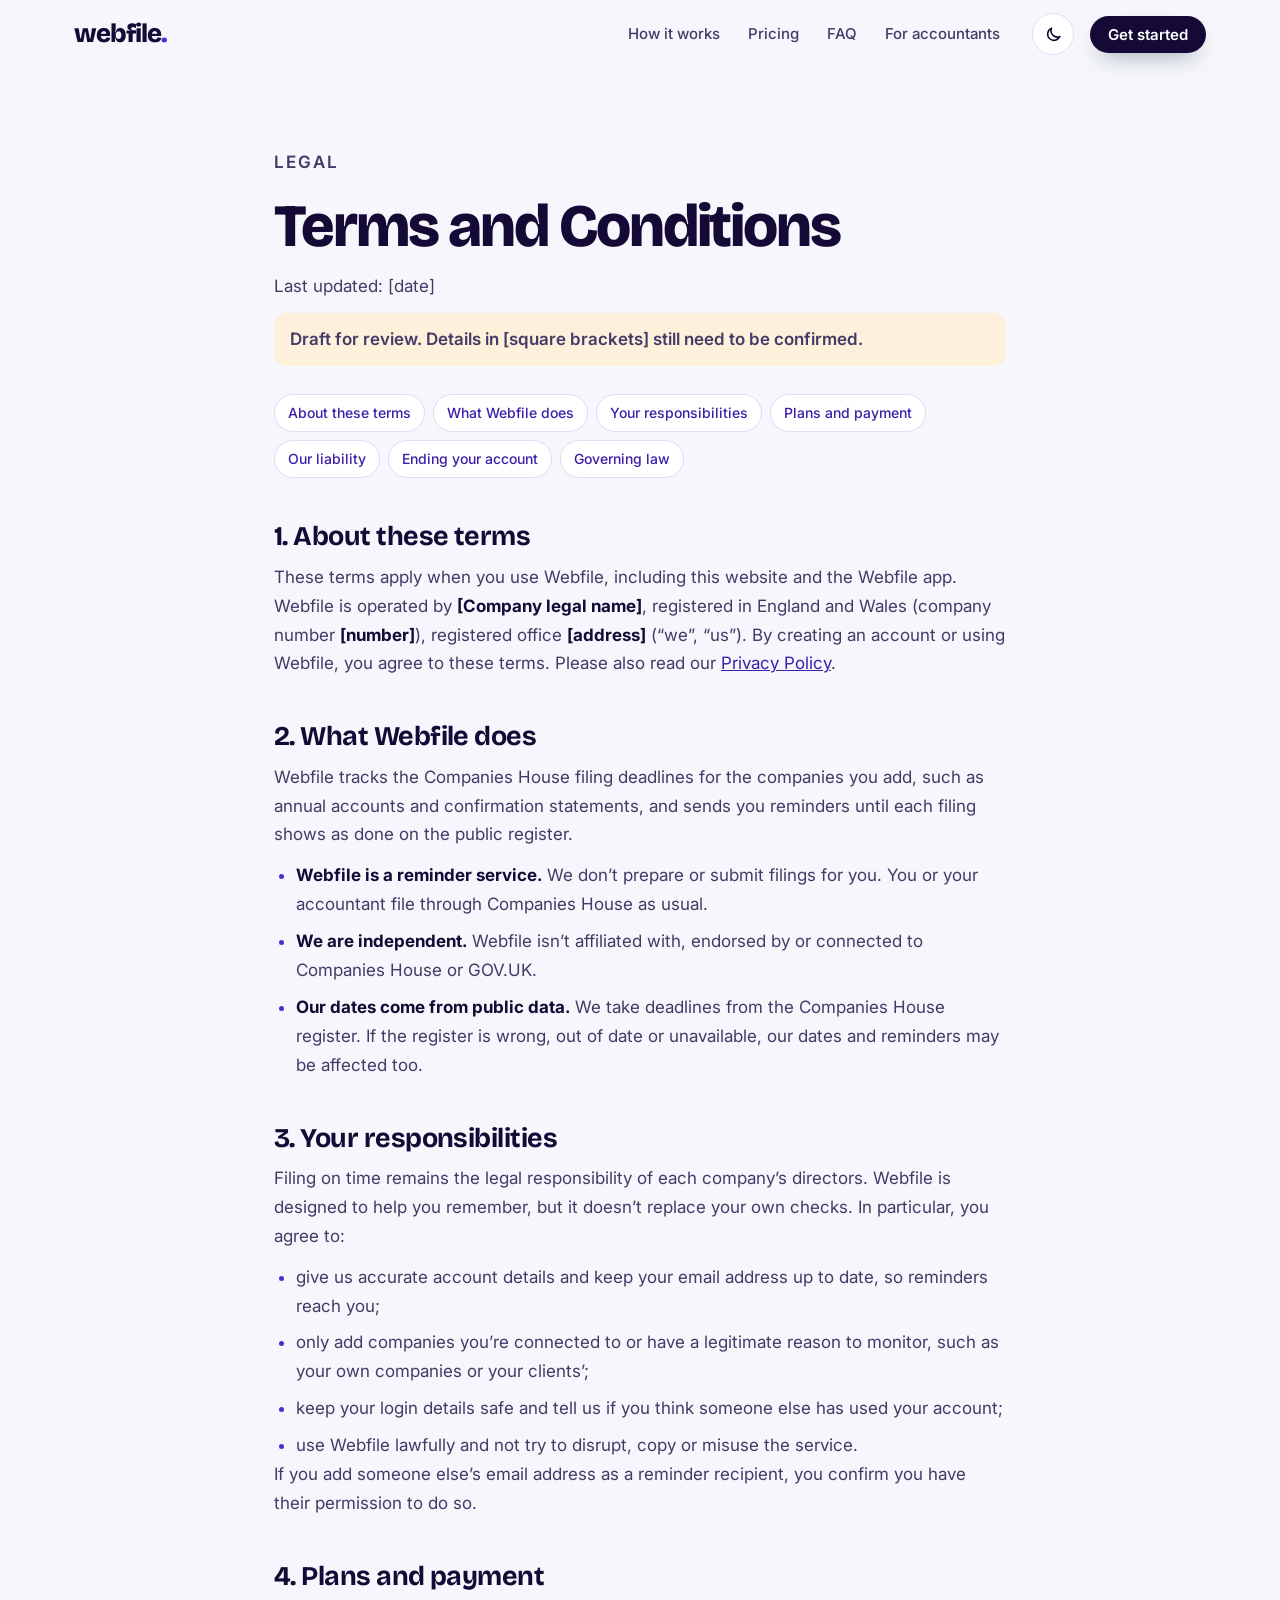
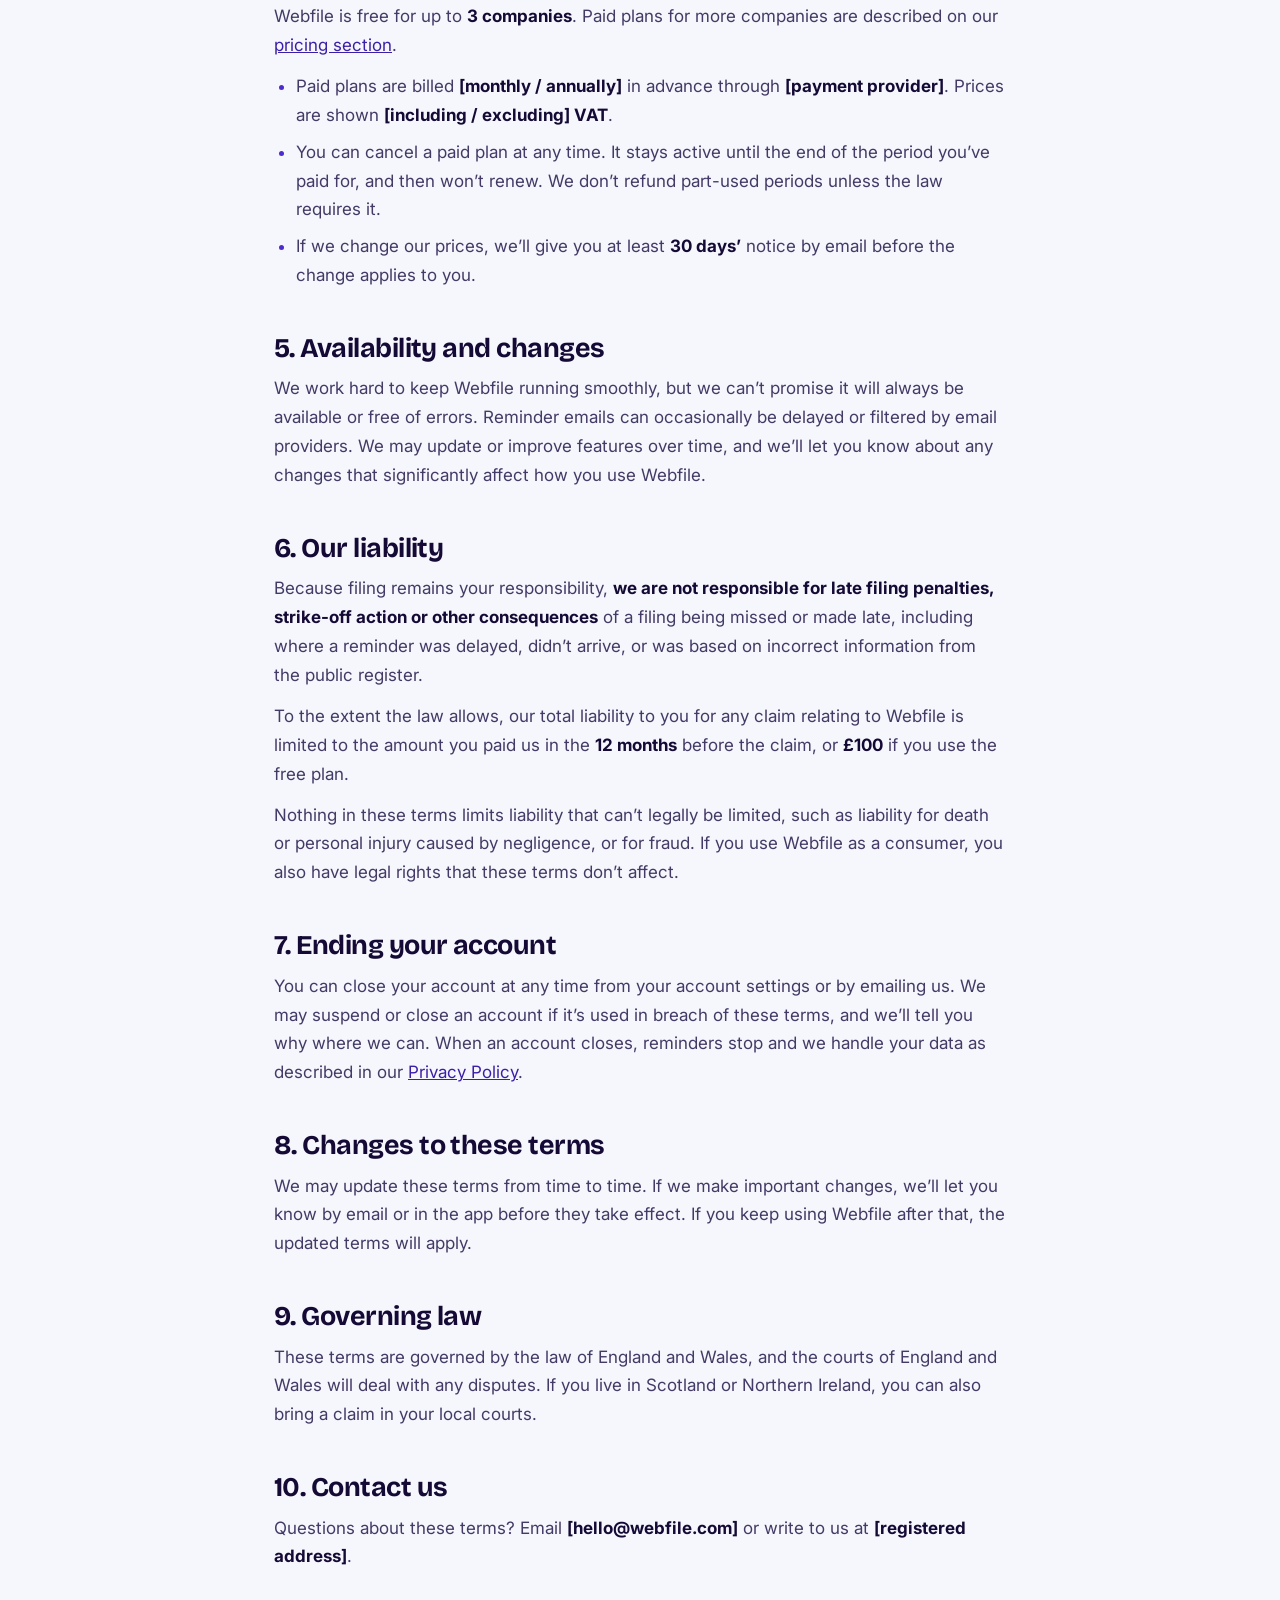
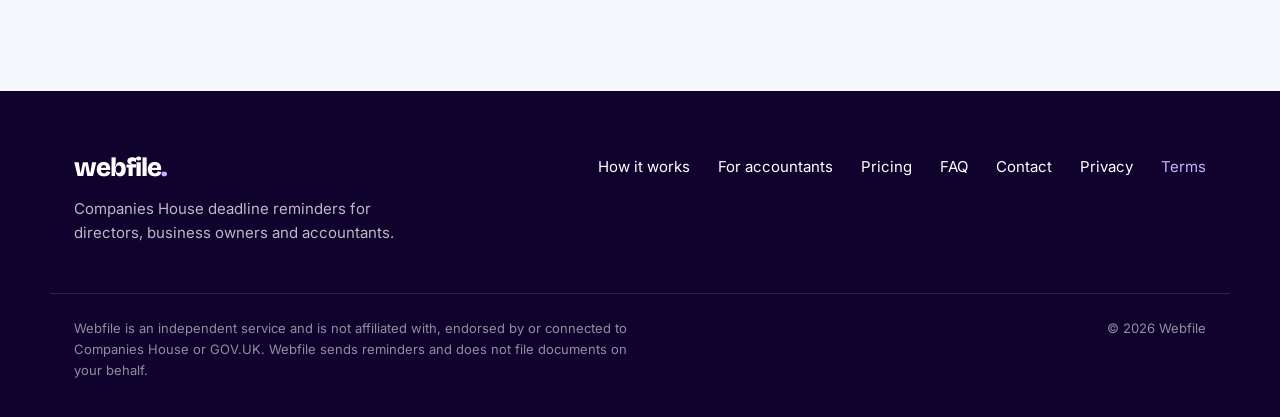
<file: terms.html>
<!doctype html>
<html lang="en-GB">
<head>
  <meta charset="utf-8">
  <meta name="viewport" content="width=device-width, initial-scale=1">
  <title>Terms and Conditions | Webfile</title>
  <meta name="description" content="The terms that apply when you use Webfile.">
  <meta name="theme-color" content="#F5F7FC">
  <!-- Preview only: stops search engines indexing the GitHub preview. REMOVE before launch. -->
  <meta name="robots" content="noindex, nofollow">
  <link rel="icon" href="favicon.svg" type="image/svg+xml">
  <link rel="preconnect" href="https://fonts.googleapis.com">
  <link rel="preconnect" href="https://fonts.gstatic.com" crossorigin>
  <link href="https://fonts.googleapis.com/css2?family=Bricolage+Grotesque:opsz,wght@12..96,600..800&family=Inter:wght@400..800&display=swap" rel="stylesheet">
  <link rel="stylesheet" href="assets/css/style.css?v=10">
  <script>(function(){var d=document.documentElement,t;try{t=localStorage.getItem('wf-theme')}catch(e){}if(t!=='dark'&&t!=='light')t='light';d.setAttribute('data-theme',t);})();</script>
  <script src="assets/js/main.js?v=10" defer></script>
</head>
<body>

<header class="nav is-scrolled" data-nav>
  <div class="nav__inner">
    <a href="index.html" class="logo" aria-label="Webfile home">webfile<span>.</span></a>
    <nav class="nav__links" aria-label="Main">
      <a href="index.html#features">How it works</a>
      <a href="index.html#pricing">Pricing</a>
      <a href="index.html#faq">FAQ</a>
      <a href="accountants.html">For accountants</a>
    </nav>
    <button type="button" class="theme-toggle" data-theme-toggle aria-label="Switch to dark mode">
      <svg class="i-moon" viewBox="0 0 24 24" fill="none" stroke="currentColor" stroke-width="2" stroke-linecap="round" stroke-linejoin="round" aria-hidden="true"><path d="M20 14.5A8 8 0 0 1 9.5 4a8 8 0 1 0 10.5 10.5z"/></svg>
      <svg class="i-sun" viewBox="0 0 24 24" fill="none" stroke="currentColor" stroke-width="2" stroke-linecap="round" aria-hidden="true"><circle cx="12" cy="12" r="4"/><path d="M12 2v2M12 20v2M4.9 4.9l1.4 1.4M17.7 17.7l1.4 1.4M2 12h2M20 12h2M4.9 19.1l1.4-1.4M17.7 6.3l1.4-1.4"/></svg>
    </button>
    <a href="index.html#start" class="btn btn--primary btn--sm">Get started</a>
  </div>
</header>

<main class="legal">
  <div class="wrap wrap--narrow">
    <p class="kicker">Legal</p>
    <h1>Terms and Conditions</h1>
    <p class="legal__meta">Last updated: [date]</p>
    <p class="legal__draft">Draft for review. Details in [square brackets] still need to be confirmed.</p>

    <nav class="legal__toc" aria-label="On this page">
      <a href="#about">About these terms</a>
      <a href="#service">What Webfile does</a>
      <a href="#responsibility">Your responsibilities</a>
      <a href="#plans">Plans and payment</a>
      <a href="#liability">Our liability</a>
      <a href="#ending">Ending your account</a>
      <a href="#law">Governing law</a>
    </nav>

    <h2 id="about">1. About these terms</h2>
    <p>These terms apply when you use Webfile, including this website and the Webfile app. Webfile is operated by <strong>[Company legal name]</strong>, registered in England and Wales (company number <strong>[number]</strong>), registered office <strong>[address]</strong> (“we”, “us”). By creating an account or using Webfile, you agree to these terms. Please also read our <a href="privacy.html">Privacy Policy</a>.</p>

    <h2 id="service">2. What Webfile does</h2>
    <p>Webfile tracks the Companies House filing deadlines for the companies you add, such as annual accounts and confirmation statements, and sends you reminders until each filing shows as done on the public register.</p>
    <ul>
      <li><strong>Webfile is a reminder service.</strong> We don’t prepare or submit filings for you. You or your accountant file through Companies House as usual.</li>
      <li><strong>We are independent.</strong> Webfile isn’t affiliated with, endorsed by or connected to Companies House or GOV.UK.</li>
      <li><strong>Our dates come from public data.</strong> We take deadlines from the Companies House register. If the register is wrong, out of date or unavailable, our dates and reminders may be affected too.</li>
    </ul>

    <h2 id="responsibility">3. Your responsibilities</h2>
    <p>Filing on time remains the legal responsibility of each company’s directors. Webfile is designed to help you remember, but it doesn’t replace your own checks. In particular, you agree to:</p>
    <ul>
      <li>give us accurate account details and keep your email address up to date, so reminders reach you;</li>
      <li>only add companies you’re connected to or have a legitimate reason to monitor, such as your own companies or your clients’;</li>
      <li>keep your login details safe and tell us if you think someone else has used your account;</li>
      <li>use Webfile lawfully and not try to disrupt, copy or misuse the service.</li>
    </ul>
    <p>If you add someone else’s email address as a reminder recipient, you confirm you have their permission to do so.</p>

    <h2 id="plans">4. Plans and payment</h2>
    <p>Webfile is free for up to <strong>3 companies</strong>. Paid plans for more companies are described on our <a href="index.html#pricing">pricing section</a>.</p>
    <ul>
      <li>Paid plans are billed <strong>[monthly / annually]</strong> in advance through <strong>[payment provider]</strong>. Prices are shown <strong>[including / excluding] VAT</strong>.</li>
      <li>You can cancel a paid plan at any time. It stays active until the end of the period you’ve paid for, and then won’t renew. We don’t refund part-used periods unless the law requires it.</li>
      <li>If we change our prices, we’ll give you at least <strong>30 days’</strong> notice by email before the change applies to you.</li>
    </ul>

    <h2 id="availability">5. Availability and changes</h2>
    <p>We work hard to keep Webfile running smoothly, but we can’t promise it will always be available or free of errors. Reminder emails can occasionally be delayed or filtered by email providers. We may update or improve features over time, and we’ll let you know about any changes that significantly affect how you use Webfile.</p>

    <h2 id="liability">6. Our liability</h2>
    <p>Because filing remains your responsibility, <strong>we are not responsible for late filing penalties, strike-off action or other consequences</strong> of a filing being missed or made late, including where a reminder was delayed, didn’t arrive, or was based on incorrect information from the public register.</p>
    <p>To the extent the law allows, our total liability to you for any claim relating to Webfile is limited to the amount you paid us in the <strong>12 months</strong> before the claim, or <strong>£100</strong> if you use the free plan.</p>
    <p>Nothing in these terms limits liability that can’t legally be limited, such as liability for death or personal injury caused by negligence, or for fraud. If you use Webfile as a consumer, you also have legal rights that these terms don’t affect.</p>

    <h2 id="ending">7. Ending your account</h2>
    <p>You can close your account at any time from your account settings or by emailing us. We may suspend or close an account if it’s used in breach of these terms, and we’ll tell you why where we can. When an account closes, reminders stop and we handle your data as described in our <a href="privacy.html">Privacy Policy</a>.</p>

    <h2 id="changes">8. Changes to these terms</h2>
    <p>We may update these terms from time to time. If we make important changes, we’ll let you know by email or in the app before they take effect. If you keep using Webfile after that, the updated terms will apply.</p>

    <h2 id="law">9. Governing law</h2>
    <p>These terms are governed by the law of England and Wales, and the courts of England and Wales will deal with any disputes. If you live in Scotland or Northern Ireland, you can also bring a claim in your local courts.</p>

    <h2 id="contact">10. Contact us</h2>
    <p>Questions about these terms? Email <strong>[hello@webfile.com]</strong> or write to us at <strong>[registered address]</strong>.</p>
  </div>
</main>

<footer class="footer">
  <div class="wrap footer__grid">
    <div>
      <a href="index.html" class="logo logo--light">webfile<span>.</span></a>
      <p>Companies House deadline reminders for directors, business owners and accountants.</p>
    </div>
    <nav aria-label="Footer">
      <a href="index.html#features">How it works</a>
      <a href="accountants.html">For accountants</a>
      <a href="index.html#pricing">Pricing</a>
      <a href="index.html#faq">FAQ</a>
      <a href="index.html#start">Contact</a>
      <a href="privacy.html">Privacy</a>
      <a href="terms.html" aria-current="page">Terms</a>
    </nav>
  </div>
  <div class="wrap footer__legal">
    <p>Webfile is an independent service and is not affiliated with, endorsed by or connected to Companies House or GOV.UK. Webfile sends reminders and does not file documents on your behalf.</p>
    <p>© 2026 Webfile</p>
  </div>
</footer>

</body>
</html>
</file>
<file: assets/css/style.css>
/* Webfile – landing page styles. Colours are placeholders until branding is final. */
:root{
  /* Violet (light) */
  --paper:#F5F7FC; --paper-2:#ECEBFA; --surface:#FFFFFF; --surface-2:#F7F7FD; --white:#FFFFFF;
  --line:#DEDCF0; --line-soft:#ECEBF7; --grid-line:rgba(21,10,53,.05);
  --ink:#150A35; --ink-2:#433A66; --muted:#736C8F; --night:#0F032D;
  --brand:#4E2BCC; --brand-dark:#3C1FA8; --accent:#C6B3FF; --brand-soft:#ECE6FF;
  --btn-bg:#150A35; --btn-ink:#FFFFFF; --btn-hover:#4E2BCC; --cta-bg:linear-gradient(135deg,#4E2BCC 0%,#905BF4 100%);
  --red:#E2463F; --red-bg:#FDECEA; --red-ink:#B42318;
  --amber:#DB8410; --amber-bg:#FDF1DC; --amber-ink:#9A5A00;
  --green:#14955F; --green-bg:#E0F4EA; --green-ink:#0B6B47;
  --filed-bg:#EEF0F3; --filed-ink:#475467; --grey:#9893B0;
  --radius:18px; --nav-h:68px;
  --f-head:"Bricolage Grotesque", "Inter", system-ui, sans-serif;
  --f-body:"Inter", system-ui, -apple-system, "Segoe UI", sans-serif;
  --f-num:"Inter", system-ui, -apple-system, "Segoe UI", sans-serif;
  color-scheme: light;
}
:root[data-theme="dark"]{
  /* Violet (dark) */
  --paper:#0B0420; --paper-2:#110829; --surface:#170D33; --surface-2:#120A2B; --white:#170D33;
  --line:#2C2252; --line-soft:#221944; --grid-line:rgba(255,255,255,.04);
  --ink:#F1EEFF; --ink-2:#C4BDE6; --muted:#8F87B3; --night:#07021A;
  --brand:#A577FF; --brand-dark:#C6B3FF; --accent:#C6B3FF; --brand-soft:#261A52;
  --btn-bg:#6A43E8; --btn-ink:#FFFFFF; --btn-hover:#905BF4; --cta-bg:linear-gradient(135deg,#1E0E5C 0%,#4E2BCC 55%,#905BF4 100%);
  --red:#F0625B; --red-bg:rgba(240,98,91,.15); --red-ink:#FF9C95;
  --amber:#F0A53A; --amber-bg:rgba(240,165,58,.15); --amber-ink:#F8C77E;
  --green:#38C389; --green-bg:rgba(56,195,137,.14); --green-ink:#7FE0B3;
  --filed-bg:#241B45; --filed-ink:#BDB6DA; --grey:#7A72A0;
  color-scheme: dark;
}
*,*::before,*::after{box-sizing:border-box}
html{scroll-behavior:smooth;-webkit-text-size-adjust:100%}
@media (prefers-reduced-motion:reduce){html{scroll-behavior:auto}}
body{margin:0;background:var(--paper);color:var(--ink);font:400 17px/1.6 var(--f-body);-webkit-font-smoothing:antialiased;overflow-x:hidden}
h1,h2,h3{font-family:var(--f-head);line-height:1.05;letter-spacing:-.02em;margin:0}
h2{font-size:clamp(32px,4.6vw,56px);font-weight:700;max-width:18ch}
h3{font-size:21px;font-weight:700;letter-spacing:-.01em;line-height:1.2}
p{margin:0}
a{color:inherit}
section[id]{scroll-margin-top:var(--nav-h)}
.wrap{max-width:1180px;margin:0 auto;padding:0 24px}
.wrap--narrow{max-width:780px}
.sr-only{position:absolute;width:1px;height:1px;overflow:hidden;clip:rect(0 0 0 0);white-space:nowrap}
.i{width:18px;height:18px;flex:none}
:focus-visible{outline:3px solid var(--brand);outline-offset:3px;border-radius:6px}

/* Buttons */
.btn{display:inline-flex;align-items:center;gap:10px;justify-content:center;font:600 16px/1 var(--f-body);text-decoration:none;border-radius:999px;padding:16px 26px;border:0;cursor:pointer;transition:transform .15s ease,background .2s ease,box-shadow .2s ease}
.btn:hover{transform:translateY(-1px)}
.btn--primary{background:var(--btn-bg);color:var(--btn-ink);box-shadow:0 10px 24px -12px rgba(14,23,38,.6)}
.btn--primary:hover{background:var(--btn-hover)}
.btn--ghost{background:transparent;color:var(--ink);box-shadow:inset 0 0 0 1.5px var(--ink)}
.btn--ghost:hover{background:var(--ink);color:var(--paper)}
.btn--light{background:var(--accent);color:#231430}
.btn--light:hover{background:#fff}
.btn--sm{padding:11px 18px;font-size:15px}
.link-btn{background:none;border:0;font:600 14px var(--f-body);color:var(--brand);cursor:pointer;padding:4px}

/* Nav */
.nav{position:fixed;inset:0 0 auto;z-index:50;height:var(--nav-h);transition:background .25s ease,box-shadow .25s ease}
.nav.is-scrolled{background:color-mix(in srgb,var(--paper) 86%,transparent);backdrop-filter:saturate(1.4) blur(12px);-webkit-backdrop-filter:saturate(1.4) blur(12px);box-shadow:0 1px 0 var(--line)}
.nav__inner{max-width:1180px;height:100%;margin:0 auto;padding:0 24px;display:flex;align-items:center;gap:32px}
.logo{font:800 26px/1 var(--f-head);letter-spacing:-.04em;text-decoration:none;color:var(--ink)}
.logo span{color:var(--brand)}
.logo--light{color:#fff}.logo--light span{color:var(--accent)}
.nav__links{display:flex;gap:28px;margin-left:auto}
.nav__links a{font-weight:500;font-size:15px;text-decoration:none;color:var(--ink-2)}
.nav__links a:hover{color:var(--ink)}
@media (max-width:720px){.nav__links{display:none}.theme-toggle{margin-left:auto}}

/* Hero */
.hero{position:relative;min-height:100svh;overflow:hidden;
  background-color:var(--paper);
  background-image:linear-gradient(var(--grid-line) 1px,transparent 1px),linear-gradient(90deg,var(--grid-line) 1px,transparent 1px);
  background-size:36px 36px;background-position:center top}
.hero__content{position:relative;z-index:2;pointer-events:none;text-align:center;max-width:900px;margin:0 auto;padding:calc(var(--nav-h) + clamp(20px,5vh,64px)) 20px clamp(250px,36vh,380px)}
.hero__content a,.hero__content button{pointer-events:auto}
.hero h1{font-size:clamp(44px,7vw,96px);font-weight:800;letter-spacing:-.045em;line-height:.95}
.hero h1 em{font-style:normal;color:var(--brand)}
.eyebrow{display:block;width:max-content;max-width:100%;margin:0 auto 18px;font:600 13px/1 var(--f-body);letter-spacing:.12em;text-transform:uppercase;color:var(--brand-dark);background:var(--surface);border:1px solid var(--line);border-radius:999px;padding:9px 14px}
.hero__sub{max-width:690px;margin:20px auto 0;font-size:clamp(16px,1.5vw,18px);color:var(--ink-2)}
.hero__ctas{display:flex;gap:12px;justify-content:center;flex-wrap:wrap;margin-top:26px}
.hero__note{margin-top:14px;font-size:14px;color:var(--muted)}

/* Pile */
.pile{position:absolute;inset:0;z-index:1;overflow:hidden;
  display:flex;flex-wrap:wrap;justify-content:center;align-content:flex-end;gap:8px 6px;padding:0 16px 28px}
.pile-item{display:inline-flex;align-items:center;gap:10px;white-space:nowrap;background:var(--surface);color:var(--ink);
  border:1px solid var(--line);border-radius:999px;padding:9px 24px 9px 9px;font:600 19px/1.2 var(--f-body);
  box-shadow:0 1px 0 rgba(14,23,38,.06),0 10px 22px -12px rgba(14,23,38,.35);user-select:none;-webkit-user-select:none;transform:rotate(var(--r,0deg))}
.pile-item--alert{background:var(--red);color:#fff;border-color:transparent}
.pile-item--alert .ic{background:#fff;color:var(--red)}
.ic{width:30px;height:30px;border-radius:50%;display:grid;place-items:center;flex:none;font:800 14px/1 var(--f-body);font-style:normal;color:#fff;background:var(--night)}
.ic svg{width:17px;height:17px}
.pile-item .ic{width:38px;height:38px;font-size:17px}
.pile-item .ic svg{width:21px;height:21px}
.ic--red{background:var(--red)}.ic--amber{background:var(--amber)}.ic--grey{background:var(--grey)}.ic--green{background:var(--green)}
.dot{width:60px;height:60px;padding:0;justify-content:center;background:var(--red);color:#fff;border:0;font:800 21px/1 var(--f-body)}
.dot--amber{background:var(--amber)}.dot--ink{background:var(--brand)}
/* static pile (no JS / reduced motion / fallback) */
.pile:not(.is-physics) .pile-item:nth-child(n+15){display:none}
.pile:not(.is-physics) .pile-item:nth-child(3n){--r:-4deg}
.pile:not(.is-physics) .pile-item:nth-child(3n+1){--r:3deg}
.pile:not(.is-physics) .pile-item:nth-child(4n+2){--r:-8deg}
.js-anim .pile:not(.is-physics):not(.is-static) .pile-item{visibility:hidden}
/* physics mode */
.pile.is-physics{display:block;padding:0}
.pile.is-physics .pile-item{position:absolute;left:0;top:0;transform:translate(-9999px,-9999px);will-change:transform;cursor:grab}
.pile.is-physics .pile-item:active{cursor:grabbing}
.pile .is-off{display:none}
.pile-hint{position:absolute;z-index:2;right:24px;bottom:16px;margin:0;font-size:13px;color:var(--muted);opacity:0;transition:opacity .6s ease;pointer-events:none}
.pile-hint.is-on{opacity:1}
@media (max-width:640px){
  .pile-item{font-size:15px;padding:6px 16px 6px 6px;gap:8px}
  .pile-item .ic{width:28px;height:28px;font-size:13px}.pile-item .ic svg{width:16px;height:16px}
  .dot{width:44px;height:44px;font-size:16px}
  .pile:not(.is-physics) .pile-item:nth-child(n+9){display:none}
  .pile-hint{display:none}
}

/* Section scaffolding */
.stats,.why,.penalties,.how,.who,.faq,.cta{padding:clamp(80px,11vw,140px) 0}
.kicker{font:600 13px/1 var(--f-body);letter-spacing:.12em;text-transform:uppercase;color:var(--brand-dark);margin-bottom:18px}
.kicker--light{color:var(--accent)}
.lead{font-size:19px;color:var(--ink-2);margin-top:22px;max-width:52ch}
.small{font-size:14px;color:var(--muted);margin-top:22px;max-width:52ch}
.small a{color:var(--brand-dark)}

/* Stats */
.stats{background:radial-gradient(900px 420px at 88% 0%,color-mix(in srgb,var(--brand) 26%,transparent),transparent 70%),var(--night);color:#fff}
.stats h2{max-width:14ch}
.stat__tag{font:600 13px/1 var(--f-body);letter-spacing:.1em;text-transform:uppercase;color:rgba(255,255,255,.6);margin-bottom:18px}
.stats__grid{display:grid;grid-template-columns:repeat(3,1fr);gap:1px;margin-top:56px;background:rgba(255,255,255,.12);border-radius:var(--radius);overflow:hidden}
.stat{background:color-mix(in srgb,var(--night) 82%,transparent);padding:40px 32px 36px}
.stat__num{font:800 clamp(46px,5.4vw,76px)/1 var(--f-num);letter-spacing:-.045em;color:var(--accent);font-variant-numeric:tabular-nums}
.stat__label{margin-top:16px;font-size:17px;color:rgba(255,255,255,.75);max-width:30ch}
.source{margin-top:24px;font-size:13px;color:rgba(255,255,255,.55)}
.source a{color:rgba(255,255,255,.8)}
@media (max-width:860px){.stats__grid{grid-template-columns:1fr}}

/* Cards */
.cards{display:grid;grid-template-columns:repeat(4,1fr);gap:16px;margin-top:52px}
.cards--3{grid-template-columns:repeat(3,1fr)}
.card{background:var(--surface);border:1px solid var(--line);border-radius:var(--radius);padding:28px 26px 30px}
.card p{margin-top:12px;color:var(--ink-2);font-size:16px}
.card__n{display:block;font:700 14px/1 var(--f-head);color:var(--red);margin-bottom:34px}
.card--who{background:var(--paper)}
@media (max-width:1000px){.cards{grid-template-columns:1fr 1fr}.cards--3{grid-template-columns:1fr}}
@media (max-width:560px){.cards{grid-template-columns:1fr}}
.why{background:var(--paper-2)}

/* Penalties */
.penalties__grid{display:grid;grid-template-columns:1fr 1fr;gap:64px;align-items:center}
.bars{background:var(--surface);border:1px solid var(--line);border-radius:var(--radius);padding:30px 28px;display:grid;gap:22px}
.bar{display:grid;grid-template-columns:150px 1fr 74px;align-items:center;gap:14px}
.bar__label{font-size:15px;font-weight:500;color:var(--ink-2)}
.bar__track{height:14px;border-radius:999px;background:var(--paper-2);overflow:hidden}
.bar__fill{display:block;height:100%;width:var(--w,0%);border-radius:inherit;background:linear-gradient(90deg,var(--amber),var(--red));transition:width .7s cubic-bezier(.2,.8,.2,1)}
.bar__amt{font:700 20px/1 var(--f-head);text-align:right;font-variant-numeric:tabular-nums}
.bars.is-doubled .bar__amt{color:var(--red)}
.toggle{display:inline-flex;align-items:center;gap:12px;margin-top:28px;font-weight:600;cursor:pointer;user-select:none}
.toggle input{position:absolute;opacity:0;width:1px;height:1px}
.toggle__track{width:50px;height:30px;border-radius:999px;background:var(--line);position:relative;transition:background .2s ease;flex:none}
.toggle__thumb{position:absolute;top:3px;left:3px;width:24px;height:24px;border-radius:50%;background:#fff;box-shadow:0 2px 6px rgba(0,0,0,.2);transition:transform .2s ease}
.toggle input:checked + .toggle__track{background:var(--red)}
.toggle input:checked + .toggle__track .toggle__thumb{transform:translateX(20px)}
.toggle input:focus-visible + .toggle__track{outline:3px solid var(--brand);outline-offset:3px}
@media (max-width:900px){.penalties__grid{grid-template-columns:1fr;gap:40px}}
@media (max-width:520px){.bar{grid-template-columns:1fr 70px}.bar__label{grid-column:1/-1;margin-bottom:-6px}.bars{padding:24px 20px}}

/* How it works */
.how{background:var(--paper-2)}
.how .step{background:var(--surface)}
.how__grid{display:grid;grid-template-columns:1fr 1fr;gap:64px;align-items:center;margin-top:56px}
/* Features */
.features{background:var(--surface);padding:clamp(80px,11vw,140px) 0}
.features__grid{display:grid;grid-template-columns:1fr 1fr;gap:64px;align-items:center}
.feat-list{list-style:none;margin:40px 0 0;padding:0;display:grid;gap:26px}
.feat-list li{display:grid;grid-template-columns:46px 1fr;gap:16px;align-items:start}
.feat-ic{width:46px;height:46px;border-radius:14px;display:grid;place-items:center;background:var(--brand-soft);color:var(--brand-dark)}
.feat-ic svg{width:22px;height:22px}
.feat-list p{margin-top:4px;color:var(--ink-2);font-size:16px}
@media (max-width:900px){.features__grid{grid-template-columns:1fr;gap:48px}}

/* Fees (penalty amounts) */
.fees__title{margin-top:72px;font-size:22px;color:#fff}
.fees{list-style:none;margin:20px 0 0;padding:0;display:grid;grid-template-columns:repeat(4,1fr);gap:12px}
.fees li{border:1px solid rgba(255,255,255,.16);border-radius:14px;padding:20px 22px;display:grid;gap:8px}
.fees span{font-size:14px;color:rgba(255,255,255,.7)}
.fees strong{font:800 32px/1 var(--f-num);letter-spacing:-.035em;font-variant-numeric:tabular-nums;color:#fff}
.fees li:last-child{background:color-mix(in srgb,var(--accent) 12%,transparent);border-color:color-mix(in srgb,var(--accent) 55%,transparent)}
.fees li:last-child strong{color:var(--accent)}
@media (max-width:800px){.fees{grid-template-columns:1fr 1fr}}

/* Steps */
.steps{list-style:none;margin:48px 0 0;padding:0;display:grid;grid-template-columns:repeat(3,1fr);gap:16px;counter-reset:s}
.step{position:relative;background:var(--paper);border:1px solid var(--line);border-radius:var(--radius);padding:28px 26px}
.step__n{width:44px;height:44px;border-radius:50%;display:grid;place-items:center;font:700 18px/1 var(--f-head);background:var(--night);color:#fff;margin-bottom:22px}
.step p{margin-top:8px;color:var(--ink-2)}
.step:not(:last-child)::after{content:"";position:absolute;top:48px;right:-13px;width:10px;height:10px;border-top:2.5px solid var(--grey);border-right:2.5px solid var(--grey);transform:rotate(45deg);z-index:1}
@media (max-width:800px){.steps{grid-template-columns:1fr}.step:not(:last-child)::after{display:none}}
/* Reminder demo: iPhone-style notification stack */
/* fixed-height frame: the card grows/shrinks inside it, so the page never moves */
.demo-wrap{position:relative}
.demo-wrap.is-sized{height:var(--demo-h)}
.demo-wrap.is-sized .demo{position:absolute;left:0;right:0;top:50%;transform:translateY(-50%)}
.demo{background:linear-gradient(160deg,var(--brand-soft) 0%,var(--paper-2) 60%,var(--paper) 100%);border:1px solid var(--line);border-radius:28px;padding:28px 26px 18px;box-shadow:0 30px 60px -36px rgba(14,23,38,.4)}
.demo__name{font:700 22px/1.2 var(--f-head);letter-spacing:-.01em}
.demo__meta{margin-top:4px;font-size:14px;color:var(--ink-2)}
.status{font-weight:700;transition:color .3s ease}
.status--amber{color:var(--amber-ink)}.status--red{color:var(--red-ink)}.status--green{color:var(--green-ink)}
.stack{position:relative;z-index:5;margin-top:22px;height:104px;cursor:pointer;outline-offset:6px;border-radius:20px;transition:height .35s cubic-bezier(.2,.8,.2,1)}
.stack.is-open{z-index:30}
.stack.is-open .note{box-shadow:0 18px 40px -16px rgba(14,23,38,.45);background:var(--surface)}
.note{position:absolute;left:0;right:0;top:0;display:grid;grid-template-columns:40px 1fr;gap:12px;align-items:start;
  background:color-mix(in srgb,var(--surface) 84%,transparent);backdrop-filter:blur(14px) saturate(1.3);-webkit-backdrop-filter:blur(14px) saturate(1.3);
  border:1px solid color-mix(in srgb,var(--surface) 92%,transparent);border-radius:20px;padding:13px 15px;box-shadow:0 10px 28px -14px rgba(14,23,38,.35);
  transform-origin:bottom center;opacity:0;transform:translateY(-16px) scale(.98);
  transition:transform .35s cubic-bezier(.2,.8,.2,1),opacity .25s ease}
.note__icon{width:40px;height:40px;border-radius:11px;background:var(--night);color:#fff;display:grid;place-items:center;font:800 19px/1 var(--f-head);letter-spacing:-.04em}
.note__icon span{color:var(--accent)}
.note__top{display:flex;justify-content:space-between;gap:10px;align-items:baseline}
.note strong{font-size:15px;display:flex;align-items:center;gap:7px}
.note strong::before{content:"";width:8px;height:8px;border-radius:50%;background:var(--amber);flex:none}
.note[data-tone="red"] strong::before{background:var(--red)}
.note time{font-size:12px;color:var(--muted);white-space:nowrap}
.note p{font-size:14px;color:var(--ink-2);line-height:1.35;margin-top:2px}
.stack__hint{margin-top:10px;font-size:13px;line-height:21px;color:var(--muted);text-align:center;min-height:21px;white-space:nowrap;overflow:hidden;text-overflow:ellipsis;transition:opacity .3s ease}
.filed{display:flex;align-items:center;gap:14px;margin-top:18px;padding:16px 18px;border-radius:16px;border:1.5px dashed color-mix(in srgb,var(--green) 55%,transparent);background:var(--green-bg);
  opacity:0;transform:translateY(10px);transition:opacity .5s ease,transform .5s cubic-bezier(.2,.8,.2,1)}
.filed.is-shown{opacity:1;transform:none}
.filed__tick{width:42px;height:42px;border-radius:50%;background:var(--green);color:#fff;display:grid;place-items:center;flex:none}
.filed__tick svg{width:22px;height:22px;stroke-dasharray:24;stroke-dashoffset:24}
.filed.is-shown .filed__tick svg{animation:draw .5s .25s ease forwards}
@keyframes draw{to{stroke-dashoffset:0}}
.filed strong{display:block;font-size:16px}
.filed div > span{font-size:14px;color:var(--ink-2)}
.filed__tick svg{color:#fff}
.filed__tick{box-shadow:0 0 0 4px color-mix(in srgb,var(--green) 22%,transparent)}
.demo__foot{display:flex;justify-content:space-between;align-items:center;margin-top:14px;font-size:12px;color:var(--muted)}
@media (prefers-reduced-motion:reduce){.note,.filed,.stack{transition:none}.filed__tick svg{stroke-dashoffset:0;animation:none}}
.ticks{list-style:none;padding:0;margin:64px 0 0;display:grid;grid-template-columns:repeat(4,1fr);gap:16px}
.ticks li{display:flex;gap:10px;align-items:flex-start;font-weight:600;font-size:16px}
.ticks .i{color:var(--green);margin-top:3px}
.honest{margin-top:44px;padding:22px 24px;border-radius:14px;background:var(--paper);border-left:4px solid var(--brand);color:var(--ink-2)}
.honest strong{color:var(--ink)}
@media (max-width:900px){.how__grid{grid-template-columns:1fr;gap:44px}.ticks{grid-template-columns:1fr 1fr}}
@media (max-width:520px){.ticks{grid-template-columns:1fr}.demo{padding:14px}.toast time{display:none}.toast{grid-template-columns:30px 1fr}}

/* Roadmap */
.roadmap{display:flex;flex-wrap:wrap;align-items:center;gap:14px;margin-top:40px}
.roadmap__label{font:600 13px/1 var(--f-body);letter-spacing:.12em;text-transform:uppercase;color:var(--muted)}
.roadmap ul{list-style:none;margin:0;padding:0;display:flex;flex-wrap:wrap;gap:8px}
.roadmap li{font-size:14px;font-weight:500;padding:8px 14px;border-radius:999px;border:1px dashed var(--grey);color:var(--ink-2)}
.who{background:var(--surface)}
.who .card{background:var(--paper)}

/* FAQ */
.faq h2{margin-bottom:36px}
details{border-top:1px solid var(--line)}
details:last-of-type{border-bottom:1px solid var(--line)}
summary{list-style:none;cursor:pointer;padding:22px 44px 22px 0;position:relative;font:600 19px/1.35 var(--f-body)}
summary::-webkit-details-marker{display:none}
summary::after{content:"";position:absolute;right:6px;top:50%;width:12px;height:12px;border-right:2.5px solid var(--ink);border-bottom:2.5px solid var(--ink);transform:translateY(-70%) rotate(45deg);transition:transform .2s ease}
details[open] summary::after{transform:translateY(-30%) rotate(-135deg)}
details p{padding:0 0 24px;color:var(--ink-2);max-width:64ch}

/* CTA */
.cta{background:var(--cta-bg);color:#fff;text-align:center}
.cta h2{margin:0 auto;max-width:none;font-size:clamp(36px,5.4vw,64px)}
.cta > .wrap > p{margin-top:18px;font-size:19px;color:rgba(255,255,255,.85)}
.signup{display:flex;gap:10px;margin:36px auto 0;max-width:640px;background:var(--surface);border-radius:999px;padding:6px}
.signup input,.signup select{border:0;background:transparent;font:500 16px var(--f-body);color:var(--ink);padding:0 16px;min-height:52px;min-width:0}
.signup input{flex:1.4}
.signup select{flex:1;border-left:1px solid var(--line);cursor:pointer}
.signup input:focus,.signup select:focus{outline:none}
.signup:focus-within{box-shadow:0 0 0 4px color-mix(in srgb,var(--accent) 70%,transparent)}
.signup .btn{background:var(--btn-bg);color:var(--btn-ink)}
.signup .btn:hover{background:var(--btn-hover)}
.signup__msg{min-height:24px;margin-top:16px;font-weight:600;color:var(--accent)}
@media (max-width:620px){
  .signup{flex-direction:column;border-radius:20px;padding:10px}
  .signup select{border-left:0;border-top:1px solid var(--line)}
  .signup .btn{width:100%}
}

/* Footer */
.footer{background:var(--night);color:rgba(255,255,255,.72);padding:64px 0 36px;font-size:15px}
.footer__grid{display:flex;justify-content:space-between;gap:40px;flex-wrap:wrap}
.footer__grid p{margin-top:14px;max-width:36ch}
.footer nav{display:flex;flex-wrap:wrap;gap:12px 28px;align-items:flex-start}
.footer nav a{text-decoration:none;color:#fff}
.footer nav a:hover{color:var(--accent)}
.footer__legal{margin-top:48px;padding-top:24px;border-top:1px solid rgba(255,255,255,.12);display:flex;justify-content:space-between;gap:24px;flex-wrap:wrap;font-size:13px;color:rgba(255,255,255,.55)}
.footer__legal p:first-child{max-width:70ch}

/* Reveal on scroll */
.js-anim .reveal{opacity:0;transform:translateY(18px);transition:opacity .7s ease,transform .7s cubic-bezier(.2,.8,.2,1)}
.js-anim .reveal.is-in{opacity:1;transform:none}

/* ---------- Dashboard preview section ---------- */
.dash-sec{background:var(--paper-2);padding:clamp(80px,11vw,140px) 0}
.dash-sec__head{display:flex;justify-content:space-between;align-items:flex-end;gap:32px;flex-wrap:wrap}
.dash-sec__cta{display:grid;justify-items:start;gap:10px}
.dash-sec__cta p{font-size:14px;color:var(--muted)}
.app{margin-top:48px;background:var(--surface);border:1px solid var(--line);border-radius:22px;overflow:hidden;box-shadow:0 50px 90px -50px rgba(14,23,38,.55);font-size:14px;color:var(--ink)}
.app__loading{padding:120px 20px;text-align:center;color:var(--muted)}
.app__bar{display:flex;align-items:center;gap:7px;padding:11px 16px;background:var(--surface-2);border-bottom:1px solid var(--line)}
.app__bar span{width:11px;height:11px;border-radius:50%;background:var(--line)}
.app__bar p{margin:0 auto;font-size:12px;color:var(--muted);background:var(--surface);padding:4px 16px;border-radius:999px;border:1px solid var(--line)}
.app__caption{margin-top:14px;font-size:13px;color:var(--muted);text-align:center}

/* app shell */
.dapp{position:relative;display:grid;grid-template-columns:220px 1fr;height:680px;--d-line:var(--line-soft);--d-soft:var(--surface-2)}
.dapp svg{width:18px;height:18px;flex:none}
.dside{display:flex;flex-direction:column;gap:4px;padding:22px 14px;border-right:1px solid var(--d-line);background:var(--surface)}
.dlogo{font:800 24px/1 var(--f-head);letter-spacing:-.04em;padding:0 10px 18px}
.dlogo span{color:var(--brand)}
.dnav{display:flex;align-items:center;gap:12px;width:100%;padding:10px 12px;border:0;border-radius:10px;background:none;font:500 14px var(--f-body);color:var(--ink-2);cursor:pointer;text-align:left}
.dnav:hover{background:var(--d-soft);color:var(--ink)}
.dnav.is-active{background:var(--brand-soft);color:var(--brand-dark);font-weight:600}
.dside__foot{margin-top:auto;display:grid;gap:12px}
.dpromo{display:grid;gap:4px;padding:14px;border-radius:14px;background:var(--d-soft);border:1px solid var(--d-line)}
.dpromo svg{color:var(--brand);width:22px;height:22px;margin-bottom:4px}
.dpromo small,.dme small{color:var(--muted);font-size:12px}
.dme{display:flex;align-items:center;gap:10px;padding:10px 4px 0;border-top:1px solid var(--d-line)}
.dme span:last-child{display:grid;line-height:1.3}
.dmain{overflow:auto;padding:26px 28px 32px;background:var(--d-soft);min-width:0}

/* shared bits */
.dhead{display:flex;justify-content:space-between;align-items:flex-start;gap:16px;flex-wrap:wrap;margin-bottom:18px}
.dh1{font:700 24px/1.15 var(--f-head);letter-spacing:-.02em}
.dsub{color:var(--muted);margin-top:4px;font-size:14px}
.dhead__act{display:flex;align-items:center;gap:8px;flex-wrap:wrap}
.dbtn{display:inline-flex;align-items:center;gap:6px;font:600 13px var(--f-body);background:var(--btn-bg);color:var(--btn-ink);border:0;border-radius:10px;padding:10px 14px;cursor:pointer;white-space:nowrap}
.dbtn:hover{background:var(--btn-hover)}
.dbtn svg{width:16px;height:16px}
.dbtn--ghost{background:var(--surface);color:var(--ink);box-shadow:inset 0 0 0 1px var(--d-line)}
.dbtn--ghost:hover{background:var(--d-soft)}
.dbtn--red{background:var(--red)}.dbtn--red:hover{background:#C73A33}
.dicon-btn{position:relative;display:grid;place-items:center;width:38px;height:38px;border-radius:10px;border:1px solid var(--d-line);background:var(--surface);color:var(--ink);cursor:pointer}
.dicon-btn:hover{background:var(--d-soft)}
.dbadge{position:absolute;top:-6px;right:-6px;min-width:18px;height:18px;border-radius:999px;background:var(--red);color:#fff;font:700 11px/18px var(--f-body);text-align:center;padding:0 4px}
.dx{display:grid;place-items:center;width:32px;height:32px;border-radius:8px;border:0;background:none;color:var(--muted);cursor:pointer}
.dx:hover{background:rgba(0,0,0,.05);color:var(--ink)}
.dav{width:36px;height:36px;border-radius:10px;display:grid;place-items:center;flex:none;font:700 12px var(--f-body);background:var(--brand-soft);color:var(--brand-dark)}
.dav--me{border-radius:50%;background:var(--btn-bg);color:var(--btn-ink)}
.dpill{display:inline-block;font:600 12px/1 var(--f-body);padding:6px 10px;border-radius:999px;white-space:nowrap}
.dpill--red{background:var(--red-bg);color:var(--red-ink)}.dpill--amber{background:var(--amber-bg);color:var(--amber-ink)}
.dpill--green{background:var(--green-bg);color:var(--green-ink)}.dpill--filed{background:var(--filed-bg);color:var(--filed-ink)}
.dtone--red{color:var(--red-ink)}.dtone--amber{color:var(--amber-ink)}.dtone--green{color:var(--green-ink)}.dtone--filed{color:var(--muted)}
.dcard{background:var(--surface);border:1px solid var(--d-line);border-radius:16px;padding:18px 20px;margin-top:14px}
.dcard h4{font:700 16px/1.2 var(--f-head)}
.dempty{color:var(--muted);padding:18px 0;text-align:center}
.dnote{margin-top:12px;font-size:12.5px;color:var(--muted)}

/* overview */
.dbanner{display:grid;grid-template-columns:auto 1fr auto auto;align-items:center;gap:14px;padding:14px 16px;border-radius:14px;background:var(--red-bg);border:1px solid color-mix(in srgb,var(--red) 30%,transparent)}
.dbanner__ic{width:40px;height:40px;border-radius:50%;display:grid;place-items:center;background:var(--red);color:#fff}
.dbanner strong{color:var(--red-ink);font-size:15px}
.dbanner p{color:var(--ink-2);font-size:13px;margin-top:2px}
.dstats{display:grid;grid-template-columns:repeat(4,1fr);gap:12px;margin-top:14px}
.dstat{display:flex;align-items:center;gap:14px;background:var(--surface);border:1px solid var(--d-line);border-radius:16px;padding:16px}
.dstat__ic{width:46px;height:46px;border-radius:50%;display:grid;place-items:center;flex:none}
.dstat__ic svg{width:22px;height:22px}
.dstat b{display:block;font:800 26px/1 var(--f-num);letter-spacing:-.03em;font-variant-numeric:tabular-nums}
.dstat div > span{display:block;font-weight:600;font-size:13.5px;margin-top:4px}
.dstat small{color:var(--muted);font-size:12px}
.dstat--red .dstat__ic{background:var(--red-bg);color:var(--red)}.dstat--red b{color:var(--red-ink)}
.dstat--amber .dstat__ic{background:var(--amber-bg);color:var(--amber)}.dstat--amber b{color:var(--amber-ink)}
.dstat--green .dstat__ic{background:var(--green-bg);color:var(--green)}.dstat--green b{color:var(--green-ink)}
.dstat--brand .dstat__ic{background:var(--brand-soft);color:var(--brand)}.dstat--brand b{color:var(--brand-dark)}
.dcard__head{display:flex;justify-content:space-between;align-items:center;gap:12px;flex-wrap:wrap;margin-bottom:10px}
.dtabs{display:flex;gap:4px;background:var(--d-soft);padding:4px;border-radius:10px;flex-wrap:wrap}
.dtabs button{font:600 12.5px var(--f-body);border:0;background:none;color:var(--ink-2);padding:7px 10px;border-radius:8px;cursor:pointer;display:flex;gap:6px;align-items:center}
.dtabs button span{font-weight:700;color:var(--muted);font-size:11.5px}
.dtabs button[aria-selected="true"]{background:var(--surface);color:var(--ink);box-shadow:0 1px 3px rgba(0,0,0,.08)}
.dtable{display:grid}
.dtr{display:grid;grid-template-columns:2.2fr 1.4fr 1.3fr .9fr 1.2fr 20px;gap:12px;align-items:center;width:100%;text-align:left;font:inherit;color:inherit;background:none;border:0;border-top:1px solid var(--d-line);padding:12px 6px;cursor:pointer;border-radius:0}
.dtr:hover{background:var(--d-soft)}
.dtr--head{cursor:default;border-top:0;font-size:12px;font-weight:600;color:var(--muted);padding-top:4px}
.dtr--head:hover{background:none}
.dco{display:flex;align-items:center;gap:10px;min-width:0}
.dco b{display:block;font-weight:600;white-space:nowrap;overflow:hidden;text-overflow:ellipsis}
.dco small{color:var(--muted);font-size:12px}
.dco > span:last-child{min-width:0}
.ddate{display:flex;align-items:center;gap:7px;font-weight:600}
.ddate svg{width:16px;height:16px;color:var(--muted)}
.dleft{font-weight:600}
.dchev{color:var(--muted)}

/* companies */
.dadd{display:flex;flex-wrap:wrap;gap:8px;align-items:center;background:var(--surface);border:1px solid var(--d-line);border-radius:14px;padding:12px;margin-bottom:14px}
.dadd input{flex:1;min-width:180px;font:500 14px var(--f-body);border:1px solid var(--d-line);border-radius:10px;padding:10px 12px}
.dadd input:focus{outline:2px solid var(--brand);outline-offset:0}
.dadd small{width:100%;color:var(--muted);font-size:12px}
.dgrid{display:grid;grid-template-columns:repeat(auto-fill,minmax(250px,1fr));gap:12px}
.dco-card{display:grid;gap:10px;text-align:left;font:inherit;color:inherit;background:var(--surface);border:1px solid var(--d-line);border-radius:16px;padding:16px;cursor:pointer}
.dco-card:hover{border-color:var(--grey);box-shadow:0 8px 20px -14px rgba(0,0,0,.3)}
.dco-card__row{display:flex;justify-content:space-between;align-items:center;gap:8px;padding-top:10px;border-top:1px solid var(--d-line);font-weight:600;font-size:13px}
.dco-card__row small{display:block;font-weight:400;color:var(--muted);font-size:12px}

/* deadlines calendar */
.dmonth{display:flex;align-items:center;gap:8px}
.dmonth b{min-width:130px;text-align:center;font-size:14px}
.dcal{padding:12px}
.dcal__wk,.dcal__grid{display:grid;grid-template-columns:repeat(7,1fr);gap:4px}
.dcal__wk span{font-size:11.5px;font-weight:600;color:var(--muted);text-align:center;padding:4px 0}
.dcal__cell{min-height:74px;border-radius:10px;background:var(--d-soft);padding:6px;display:flex;flex-direction:column;gap:3px;min-width:0}
.dcal__cell.is-pad{background:none}
.dcal__cell.is-today{box-shadow:inset 0 0 0 2px var(--brand)}
.dcal__n{font-size:12px;font-weight:600;color:var(--ink-2)}
.dchip{font:600 11px/1.2 var(--f-body);border:0;border-radius:6px;padding:4px 6px;text-align:left;cursor:pointer;white-space:nowrap;overflow:hidden;text-overflow:ellipsis}
.dchip--red{background:var(--red-bg);color:var(--red-ink)}.dchip--amber{background:var(--amber-bg);color:var(--amber-ink)}
.dchip--green{background:var(--green-bg);color:var(--green-ink)}.dchip--filed{background:var(--filed-bg);color:var(--filed-ink)}
.dlegend{display:flex;flex-wrap:wrap;gap:14px;margin-top:10px;font-size:12px;color:var(--muted)}
.dlegend span{display:flex;align-items:center;gap:6px}
.dlegend span::before{content:"";width:10px;height:10px;border-radius:3px}
.dl--red::before{background:var(--red)}.dl--amber::before{background:var(--amber)}.dl--green::before{background:var(--green)}.dl--filed::before{background:var(--grey)}
.dmlist h4{margin-bottom:6px}
.dmrow{display:grid;grid-template-columns:60px 1.4fr 1fr auto;gap:12px;align-items:center;width:100%;text-align:left;font:inherit;color:inherit;background:none;border:0;border-top:1px solid var(--d-line);padding:10px 4px;cursor:pointer}
.dmrow:hover{background:var(--d-soft)}
.dmrow span:first-child{font-weight:700;color:var(--ink-2)}

/* reminders */
.dcols{display:grid;grid-template-columns:1fr 1fr;gap:14px}
.dcols .dcard{margin-top:0}
.dcols h4{margin-bottom:6px}
.drem{display:grid;grid-template-columns:34px 1fr auto;gap:12px;align-items:center;width:100%;text-align:left;font:inherit;color:inherit;background:none;border:0;border-top:1px solid var(--d-line);padding:11px 2px;cursor:pointer}
.drem:hover{background:var(--d-soft)}
.drem__ic{width:34px;height:34px;border-radius:10px;display:grid;place-items:center;background:var(--brand-soft);color:var(--brand-dark)}
.drem b{display:block;font-weight:600;font-size:13.5px}
.drem small{color:var(--muted);font-size:12px;display:block}
.drem__when{text-align:right;font-weight:600;font-size:13px}

/* settings */
.doffs{display:flex;flex-wrap:wrap;gap:8px;margin-top:12px}
.doff{font:600 13px var(--f-body);border:1px solid var(--d-line);background:var(--surface);color:var(--ink-2);border-radius:999px;padding:8px 14px;cursor:pointer}
.doff[aria-pressed="true"]{background:var(--btn-bg);border-color:var(--btn-bg);color:var(--btn-ink)}
.dset{display:flex;justify-content:space-between;align-items:center;gap:16px;padding:14px 0;border-top:1px solid var(--d-line)}
.dcard h4 + .dset{margin-top:8px}
.dset b{display:block;font-weight:600}
.dset small{color:var(--muted);font-size:12.5px}
.dswitch{width:44px;height:26px;border-radius:999px;border:0;background:var(--line);position:relative;cursor:pointer;flex:none;transition:background .2s}
.dswitch span{position:absolute;top:3px;left:3px;width:20px;height:20px;border-radius:50%;background:#fff;box-shadow:0 1px 3px rgba(0,0,0,.25);transition:transform .2s}
.dswitch[aria-checked="true"]{background:var(--brand)}
.dswitch[aria-checked="true"] span{transform:translateX(18px)}
.dswitch:disabled{opacity:.45;cursor:not-allowed}

/* drawer */
.dscrim{position:absolute;inset:0;background:rgba(14,23,38,.28);z-index:5;animation:dfade .2s ease}
.ddrawer{position:absolute;top:0;right:0;bottom:0;width:min(400px,100%);background:var(--surface);z-index:6;box-shadow:-20px 0 40px -20px rgba(0,0,0,.35);padding:20px 22px;overflow:auto;animation:dslide .28s cubic-bezier(.2,.8,.2,1)}
@keyframes dfade{from{opacity:0}}
@keyframes dslide{from{transform:translateX(40px);opacity:0}}
.ddrawer__head{display:grid;grid-template-columns:auto 1fr auto;gap:12px;align-items:center}
.ddrawer__head b{display:block;font:700 16px/1.25 var(--f-head)}
.ddrawer__head small{color:var(--muted);font-size:12px}
.dseg{display:flex;gap:4px;background:var(--d-soft);padding:4px;border-radius:10px;margin-top:18px}
.dseg button{flex:1;font:600 12.5px var(--f-body);border:0;background:none;color:var(--ink-2);padding:8px;border-radius:8px;cursor:pointer}
.dseg button[aria-pressed="true"]{background:var(--surface);color:var(--ink);box-shadow:0 1px 3px rgba(0,0,0,.08)}
.dbig{margin-top:18px;padding:16px;border-radius:14px;border:1px solid var(--d-line);display:flex;flex-wrap:wrap;align-items:center;gap:8px 10px}
.dbig small{width:100%;color:var(--muted);font-size:12px}
.dbig b{width:100%;font:700 19px/1.2 var(--f-head)}
.ddrawer h5{margin:20px 0 8px;font-size:12px;letter-spacing:.08em;text-transform:uppercase;color:var(--muted)}
.dtl{list-style:none;margin:0;padding:0}
.dtl li{display:grid;grid-template-columns:16px 1fr auto auto;gap:10px;align-items:center;padding:8px 0;font-size:13px;position:relative}
.dtl li::before{content:"";width:10px;height:10px;border-radius:50%;border:2px solid var(--grey);background:var(--surface);justify-self:center}
.dtl li:not(:last-child)::after{content:"";position:absolute;left:7px;top:24px;bottom:-8px;width:2px;background:var(--d-line)}
.dtl li.is-sent::before{background:var(--brand);border-color:var(--brand)}
.dtl li.is-stopped{color:var(--muted)}
.dtl li.is-stopped span{text-decoration:line-through}
.dtl small{color:var(--muted)}
.dtl em{font-style:normal;font-size:11.5px;font-weight:600;padding:3px 8px;border-radius:999px;background:var(--d-soft);color:var(--ink-2)}
.dtl li.is-sent em{background:var(--brand-soft);color:var(--brand-dark)}
.ddrawer__foot{margin-top:20px;padding-top:16px;border-top:1px solid var(--d-line);display:grid;gap:8px;justify-items:start}
.ddrawer__foot small{color:var(--muted);font-size:12px}
.ddone{display:flex;align-items:center;gap:8px;font-weight:600;color:var(--green-ink)}

/* responsive: the dashboard adapts to its own width (container queries) */
.app{container:app / inline-size}
.dtop,.dgrab{display:none}
@container app (max-width:1000px){
  .dstats{grid-template-columns:1fr 1fr}
  .dtr{grid-template-columns:2fr 1.3fr 1.2fr 1fr 20px}
  .dtr > span:nth-child(4){display:none}
}
/* Phone: app-style layout (top app bar, bottom tab bar, card lists, bottom sheet) */
@container app (max-width:720px){
  .app__bar{display:none}
  .dapp{grid-template-columns:1fr;grid-template-rows:auto 1fr auto;height:min(700px,calc(100svh - 92px));min-height:520px}
  .dtop{display:flex;justify-content:space-between;align-items:center;padding:12px 16px;background:var(--surface);border-bottom:1px solid var(--d-line)}
  .dtop .dlogo{padding:0;font-size:20px}
  .dtop__act{display:flex;align-items:center;gap:10px}
  .dtop .dav--me{width:34px;height:34px}
  .dside{grid-row:3;flex-direction:row;justify-content:space-around;gap:0;padding:6px 4px 8px;border-right:0;border-top:1px solid var(--d-line)}
  .dside .dlogo,.dside__foot{display:none}
  .dnav{flex:1;flex-direction:column;align-items:center;gap:3px;width:auto;padding:4px 2px;font-size:10.5px;font-weight:600;text-align:center;border-radius:10px}
  .dnav:hover{background:none}
  .dnav svg{width:52px;height:30px;padding:5px 15px;border-radius:999px}
  .dnav.is-active{background:none;color:var(--brand-dark)}
  .dnav.is-active svg{background:var(--brand-soft)}
  .dmain{grid-row:2;padding:16px 14px 20px}
  .dhead{margin-bottom:12px;align-items:center}
  .dh1{font-size:20px}
  .dsub{font-size:13px}
  .dhead .dicon-btn[data-page="reminders"]{display:none}
  .dhead__act .dbtn{padding:8px 11px;font-size:12.5px}
  .dbanner{grid-template-columns:auto 1fr auto;gap:10px;padding:12px}
  .dbanner__ic{width:34px;height:34px}
  .dbanner strong{font-size:13.5px}
  .dbanner p{display:none}
  .dbanner .dbtn{grid-column:2/4;justify-self:start;padding:7px 11px}
  .dbanner .dx{grid-column:3;grid-row:1}
  .dstats{grid-template-columns:1fr 1fr;gap:8px;margin-top:12px}
  .dstat{flex-direction:column;align-items:flex-start;gap:8px;padding:12px;border-radius:14px}
  .dstat__ic{width:34px;height:34px}
  .dstat__ic svg{width:18px;height:18px}
  .dstat b{font-size:22px}
  .dstat small{display:none}
  .dcard{padding:14px;border-radius:14px;margin-top:12px}
  .dcard__head{flex-direction:column;align-items:stretch;gap:10px}
  .dtabs{flex-wrap:nowrap;overflow-x:auto;scrollbar-width:none}
  .dtabs::-webkit-scrollbar{display:none}
  .dtabs button{white-space:nowrap}
  .dtable{gap:8px}
  .dtr--head{display:none}
  .dtr{grid-template-columns:1fr auto;row-gap:6px;border:1px solid var(--d-line);border-radius:12px;padding:12px}
  .dtr:hover{background:var(--surface)}
  .dtr > span:nth-child(2){grid-column:1;font-size:13px;color:var(--ink-2)}
  .dtr > span:nth-child(3){grid-column:1;font-size:13px}
  .dtr > span:nth-child(4){display:block;grid-column:2;grid-row:2 / 4;align-self:end;text-align:right;font-size:13px}
  .dtr > span:nth-child(5){grid-column:2;grid-row:1}
  .dtr > span:nth-child(6){display:none}
  .dadd{padding:10px}
  .dgrid{grid-template-columns:1fr}
  .dmonth{width:100%;justify-content:space-between}
  .dmonth b{min-width:0;font-size:14px}
  .dcal{padding:8px}
  .dcal__wk span{font-size:10px}
  .dcal__cell{min-height:44px;padding:4px;border-radius:8px}
  .dchip{font-size:0;padding:0;height:5px;border-radius:3px}
  .dmrow{grid-template-columns:52px 1fr auto}
  .dmrow > span:nth-child(3){display:none}
  .dcols{grid-template-columns:1fr}
  .dset{gap:12px}
  /* company details as a bottom sheet */
  .ddrawer{top:auto;left:0;right:0;width:100%;max-height:88%;border-radius:22px 22px 0 0;padding:10px 18px 22px;animation:dsheet .3s cubic-bezier(.2,.8,.2,1)}
  .dgrab{display:block;width:40px;height:5px;border-radius:3px;background:var(--line);margin:0 auto 12px}
}
@keyframes dsheet{from{transform:translateY(30%);opacity:0}}

/* Theme toggle */
.theme-toggle{display:grid;place-items:center;width:42px;height:42px;border-radius:50%;border:1px solid var(--line);background:var(--surface);color:var(--ink);cursor:pointer;margin-right:-16px;transition:background .2s ease}
.theme-toggle:hover{background:var(--paper-2)}
.theme-toggle svg{width:19px;height:19px}
.theme-toggle .i-sun{display:none}
:root[data-theme="dark"] .theme-toggle .i-sun{display:block}
:root[data-theme="dark"] .theme-toggle .i-moon{display:none}
body,.nav.is-scrolled,.card,.app,.pile-item{transition:background-color .3s ease,color .3s ease,border-color .3s ease}

/* ---------- Pricing ---------- */
.pricing{background:var(--surface);padding:clamp(80px,11vw,140px) 0}
.pricing__head{max-width:640px}
.plans{display:grid;grid-template-columns:repeat(4,1fr);gap:16px;margin-top:52px;align-items:stretch}
.plan{position:relative;display:flex;flex-direction:column;background:var(--paper);border:1px solid var(--line);border-radius:22px;padding:28px 24px}
.plan h3{font-size:22px}
.plan__desc{margin-top:8px;font-size:15px;color:var(--ink-2);min-height:46px}
.plan__price{margin-top:22px;display:flex;align-items:baseline;gap:4px}
.plan__price b{font:800 38px/1 var(--f-num);letter-spacing:-.04em}
.plan__price span{font-size:15px;color:var(--muted)}
.plan__cos{margin-top:10px;font-weight:600;font-size:15px;color:var(--brand-dark)}
.plan__btn{margin-top:22px;width:100%;padding:14px 20px;font-size:15px}
.plan__list{list-style:none;margin:24px 0 0;padding:20px 0 0;border-top:1px solid var(--line);display:grid;gap:12px}
.plan__list li{position:relative;padding-left:28px;font-size:15px;color:var(--ink-2);line-height:1.45}
.plan__list li::before{content:"";position:absolute;left:2px;top:3px;width:18px;height:18px;border-radius:50%;background:var(--brand-soft)}
.plan__list li::after{content:"";position:absolute;left:8px;top:7px;width:5px;height:9px;border-right:2px solid var(--brand-dark);border-bottom:2px solid var(--brand-dark);transform:rotate(40deg)}
.plan--featured{background:var(--surface);border:2px solid var(--brand);box-shadow:0 30px 60px -40px color-mix(in srgb,var(--brand) 70%,transparent)}
.plan__badge{position:absolute;top:-13px;left:24px;font:700 12px/1 var(--f-body);letter-spacing:.06em;text-transform:uppercase;background:var(--brand);color:#fff;padding:7px 12px;border-radius:999px}
:root[data-theme="dark"] .plan__badge{color:var(--paper)}
.compare{margin-top:36px;border:1px solid var(--line);border-radius:18px;background:var(--paper)}
.compare summary{padding:18px 56px 18px 22px;font-size:17px}
.compare summary::after{right:24px}
.compare__scroll{overflow-x:auto;padding:0 22px 18px}
.compare__table{width:100%;min-width:620px;border-collapse:collapse;font-size:15px}
.compare__table th,.compare__table td{padding:14px 12px;border-top:1px solid var(--line);text-align:center}
.compare__table thead th{border-top:0;font:700 15px var(--f-head);color:var(--ink)}
.compare__table tbody th{text-align:left;font-weight:500;color:var(--ink-2);padding-left:0}
.compare__table td.y,.compare__table td.n{font-size:0}
.compare__table td.y::before{content:"";display:inline-block;width:6px;height:11px;border-right:2.5px solid var(--brand);border-bottom:2.5px solid var(--brand);transform:rotate(40deg);font-size:15px}
.compare__table td.n::before{content:"";display:inline-block;width:12px;height:2px;background:var(--grey);vertical-align:middle;font-size:15px}
.pricing__note{margin-top:18px;font-size:13px;color:var(--muted)}
@media (max-width:1060px){.plans{grid-template-columns:1fr 1fr}}
@media (max-width:600px){.plans{grid-template-columns:1fr}.plan__desc{min-height:0}}

/* ---------- Dashboard demo: neutral surfaces (purple only as accent) ---------- */
.app{
  --surface:#FFFFFF; --surface-2:#F7F7F9; --line:#E4E4EA; --line-soft:#EDEDF1;
  --filed-bg:#F0F0F3; --filed-ink:#4D4D57; --grey:#9C9CA6;
}
:root:not([data-theme="dark"]) .dmain{background:#FFFFFF}
:root[data-theme="dark"] .app{
  --surface:#1E1E21; --surface-2:#161618; --line:#303034; --line-soft:#29292D;
  --ink:#EDEDF0; --ink-2:#BDBDC4; --muted:#8B8B94; --grey:#6F6F78;
  --filed-bg:#29292D; --filed-ink:#BDBDC4; --brand-soft:#2A2150;
}

/* Notifications in dark mode: lift cards off the background */
:root[data-theme="dark"] .note{background:color-mix(in srgb,#FFFFFF 10%,var(--surface));border-color:rgba(255,255,255,.12);box-shadow:0 14px 32px -14px rgba(0,0,0,.7)}
:root[data-theme="dark"] .stack.is-open .note{background:color-mix(in srgb,#FFFFFF 12%,var(--surface))}
:root[data-theme="dark"] .note__icon{box-shadow:inset 0 0 0 1px rgba(255,255,255,.12)}
:root[data-theme="dark"] .demo{border-color:rgba(255,255,255,.08)}

/* Notification demo on single-column layouts: top-align the card, tighter notifications */
@media (max-width:900px){.demo-wrap.is-sized .demo{top:0;transform:none}}
@media (max-width:520px){
  .demo{padding:20px 14px 14px}
  .note{grid-template-columns:34px 1fr;gap:10px;padding:11px 12px}
  .note__icon{width:34px;height:34px;font-size:16px;border-radius:9px}
  .note strong{font-size:14px}
  .note p{font-size:13px}
  .demo__name{font-size:19px}
}

/* ---------- Legal pages (privacy, terms) ---------- */
.legal{padding:calc(var(--nav-h) + clamp(40px,7vw,80px)) 0 clamp(80px,10vw,120px)}
.legal h1{font-size:clamp(38px,5.4vw,60px);font-weight:800;letter-spacing:-.035em}
.legal__meta{margin-top:14px;color:var(--muted);font-size:15px}
.legal__draft{margin-top:18px;padding:12px 16px;border-radius:12px;background:var(--amber-bg);color:var(--amber-ink);font-size:14px;font-weight:600}
.legal__toc{display:flex;flex-wrap:wrap;gap:8px;margin:28px 0 36px}
.legal__toc a{font-size:14px;font-weight:500;text-decoration:none;color:var(--ink-2);background:var(--surface);border:1px solid var(--line);border-radius:999px;padding:7px 13px}
.legal__toc a:hover{border-color:var(--brand);color:var(--brand-dark)}
.legal h2{font-size:clamp(22px,2.6vw,27px);max-width:none;margin:44px 0 12px;scroll-margin-top:calc(var(--nav-h) + 16px)}
.legal p,.legal li{color:var(--ink-2);font-size:17px;line-height:1.7}
.legal p + p{margin-top:12px}
.legal ul{margin:12px 0 0;padding-left:22px;display:grid;gap:8px}
.legal li::marker{color:var(--brand)}
.legal strong{color:var(--ink)}
.legal a{color:var(--brand-dark)}
.footer nav a[aria-current="page"]{color:var(--accent)}

/* ---------- Closing animation: the Webfile hand sorts the pile ---------- */
.sort{position:relative;width:100%;max-width:760px;margin:0 auto 48px;height:300px;text-align:left}
.sort-pill{position:absolute;left:0;top:0;display:inline-flex;align-items:center;gap:10px;white-space:nowrap;
  background:#fff;color:#150A35;border:1px solid rgba(21,10,53,.1);border-radius:999px;padding:7px 18px 7px 7px;
  font:600 16px/1.2 var(--f-body);box-shadow:0 10px 24px -12px rgba(0,0,0,.45);
  transition:transform .5s cubic-bezier(.3,.7,.2,1),box-shadow .25s ease,border-color .3s ease;will-change:transform}
.sort-pill .ic{width:32px;height:32px;font-size:15px;transition:background .3s ease,transform .3s ease}
.sort-pill .ic svg{width:18px;height:18px}
.sort-pill.is-held{box-shadow:0 22px 40px -14px rgba(0,0,0,.55);z-index:20}
.sort-pill.is-done{border-color:rgba(20,149,95,.35)}
.sort-pill.is-done .ic{background:var(--green);animation:sortpop .35s ease}
@keyframes sortpop{50%{transform:scale(1.25)}}
.sort-hand{position:absolute;left:0;top:0;width:46px;height:46px;z-index:30;pointer-events:none;opacity:0;
  transition:transform .5s cubic-bezier(.3,.7,.2,1),opacity .3s ease;filter:drop-shadow(0 6px 10px rgba(0,0,0,.35))}
.sort-hand.is-on{opacity:1}
.sort-hand svg{width:100%;height:100%}
@media (max-width:600px){
  .sort-pill{font-size:14px;padding:6px 14px 6px 6px;gap:8px}
  .sort-pill .ic{width:28px;height:28px;font-size:13px}
  .sort-pill .ic svg{width:16px;height:16px}
  .sort-hand{width:40px;height:40px}
}

/* Never allow sideways page scrolling on phones */
html,body{overflow-x:hidden}
@supports (overflow:clip){html,body{overflow-x:clip}}
.cta{overflow-x:clip}
.sort{overflow:visible}
.dmain{overflow-x:hidden}
.dtabs{min-width:0;max-width:100%}
.dcard__head > *{min-width:0}

/* ---------- Accountants page ---------- */
.ahero{padding:calc(var(--nav-h) + clamp(40px,7vw,90px)) 0 clamp(70px,9vw,110px);background-color:var(--paper);
  background-image:linear-gradient(var(--grid-line) 1px,transparent 1px),linear-gradient(90deg,var(--grid-line) 1px,transparent 1px);background-size:36px 36px}
.ahero__grid{display:grid;grid-template-columns:1.05fr 1fr;gap:56px;align-items:center}
.ahero h1{font-size:clamp(40px,5.6vw,72px);font-weight:800;letter-spacing:-.04em;line-height:1}
.eyebrow--left{margin:0 0 18px}
.ahero__sub{margin-top:22px;font-size:clamp(16px,1.5vw,18px);color:var(--ink-2);max-width:560px}
.hero__ctas--left{justify-content:flex-start}
.port{background:var(--surface);border:1px solid var(--line);border-radius:22px;padding:20px;box-shadow:0 40px 80px -50px rgba(21,10,53,.5);font-size:14px}
.port__head{display:flex;justify-content:space-between;align-items:center;gap:12px;flex-wrap:wrap}
.port__head b{display:block;font:700 17px var(--f-head)}
.port__head span{font-size:12px;color:var(--muted)}
.port__search{border:1px solid var(--line);border-radius:10px;padding:8px 12px;color:var(--muted);font-size:13px;background:var(--paper)}
.port__stats{display:grid;grid-template-columns:repeat(3,1fr);gap:8px;margin-top:16px}
.port__stat{border:1px solid var(--line);border-radius:12px;padding:12px}
.port__stat b{display:block;font:800 22px/1 var(--f-num);letter-spacing:-.03em}
.port__stat span{font-size:12px;color:var(--muted)}
.port__stat--red b{color:var(--red-ink)}.port__stat--amber b{color:var(--amber-ink)}.port__stat--green b{color:var(--green-ink)}
.port__list{list-style:none;margin:14px 0 0;padding:0}
.port__list li{display:grid;grid-template-columns:36px 1fr auto;gap:12px;align-items:center;padding:10px 2px;border-top:1px solid var(--line)}
.port__list b{display:block;font-weight:600;white-space:nowrap;overflow:hidden;text-overflow:ellipsis}
.port__list small{color:var(--muted);font-size:12px}
.port__list li > span:nth-child(2){min-width:0}
.aprob{background:var(--paper-2);padding:clamp(80px,11vw,140px) 0}
.aprob .card h3{font-size:19px}
.afeat{background:var(--surface);padding:clamp(80px,11vw,140px) 0}
.afeat__grid{display:grid;grid-template-columns:repeat(4,1fr);gap:28px 24px;margin-top:52px}
.afeat__item h3{font-size:18px;margin-top:16px}
.afeat__item p{margin-top:8px;color:var(--ink-2);font-size:15px}
.afeat__item .feat-ic svg{width:22px;height:22px}
.ainteg{background:var(--paper);padding:clamp(80px,11vw,140px) 0}
.ainteg__grid{display:grid;grid-template-columns:1fr 1.1fr;gap:56px;align-items:center}
.integ{list-style:none;margin:0;padding:0;background:var(--surface);border:1px solid var(--line);border-radius:20px}
.integ li{display:grid;grid-template-columns:1fr auto;gap:4px 16px;padding:18px 20px;border-top:1px solid var(--line)}
.integ li:first-child{border-top:0}
.integ b{font-weight:600}
.integ span{grid-column:1;font-size:14px;color:var(--ink-2)}
.tag{grid-column:2;grid-row:1 / 3;align-self:center;font:600 12px/1 var(--f-body);font-style:normal;padding:6px 10px;border-radius:999px;background:var(--paper-2);color:var(--muted);white-space:nowrap}
.tag--now{background:var(--green-bg);color:var(--green-ink)}
.plans--2{grid-template-columns:repeat(2,1fr);max-width:820px}
.aform{display:grid;grid-template-columns:1fr 1fr;gap:14px;margin:34px auto 0;max-width:640px;text-align:left;background:var(--surface);border-radius:22px;padding:22px;color:var(--ink)}
.aform label{display:grid;gap:6px;font-size:13px;font-weight:600;color:var(--ink-2)}
.aform input,.aform select,.aform textarea{font:500 15px var(--f-body);color:var(--ink);background:var(--paper);border:1px solid var(--line);border-radius:12px;padding:11px 12px;width:100%}
.aform textarea{resize:vertical}
.aform input:focus,.aform select:focus,.aform textarea:focus{outline:2px solid var(--brand);outline-offset:0}
.aform__full{grid-column:1 / -1}
.aform .btn{justify-self:stretch}
@media (max-width:1000px){.afeat__grid{grid-template-columns:1fr 1fr}.ahero__grid,.ainteg__grid{grid-template-columns:1fr;gap:44px}}
@media (max-width:600px){.afeat__grid,.plans--2{grid-template-columns:1fr}.aform{grid-template-columns:1fr;padding:16px}.port__stats{grid-template-columns:1fr 1fr 1fr}.port__stat b{font-size:18px}}

/* Homepage band pointing accountants to their page */
.band{background:var(--paper-2);padding:28px 0;border-top:1px solid var(--line);border-bottom:1px solid var(--line)}
.band__inner{display:flex;justify-content:space-between;align-items:center;gap:20px;flex-wrap:wrap}
.band p{font-size:17px;color:var(--ink-2)}
.band strong{color:var(--ink)}
</file>
